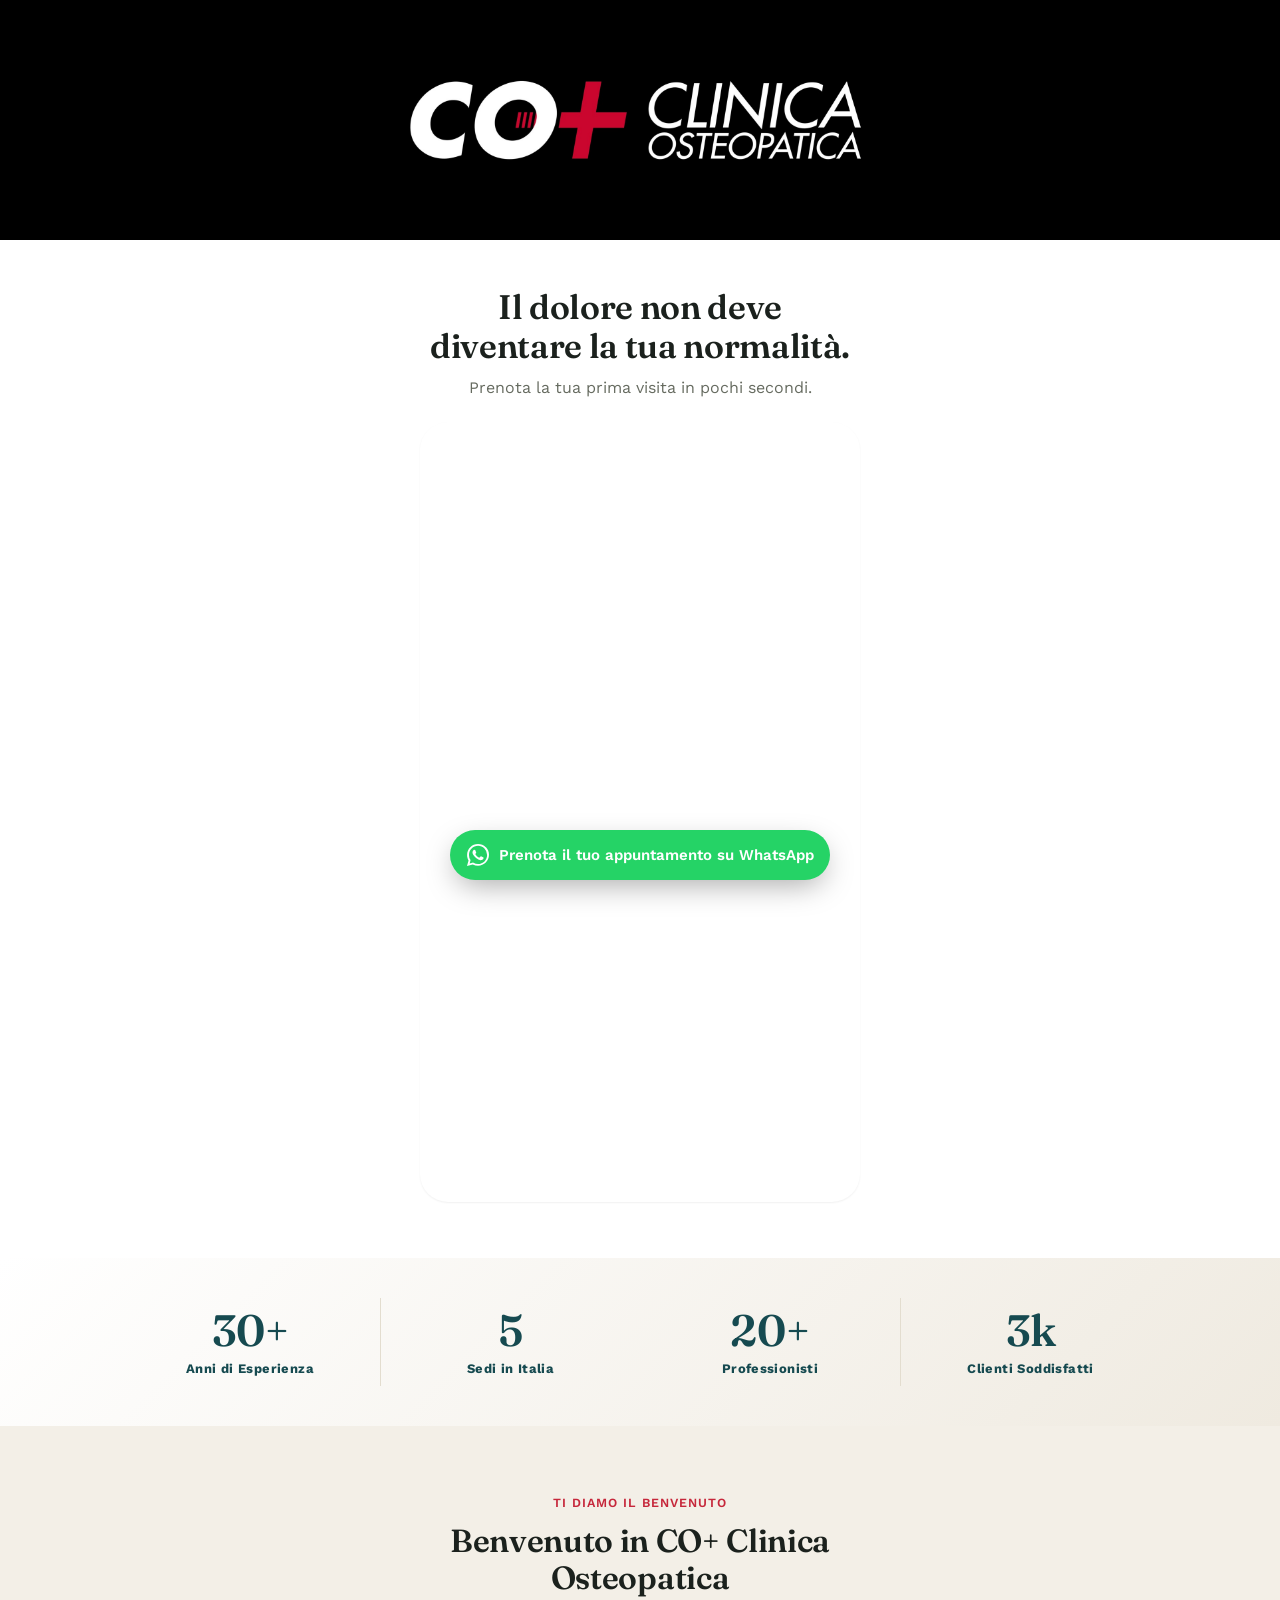
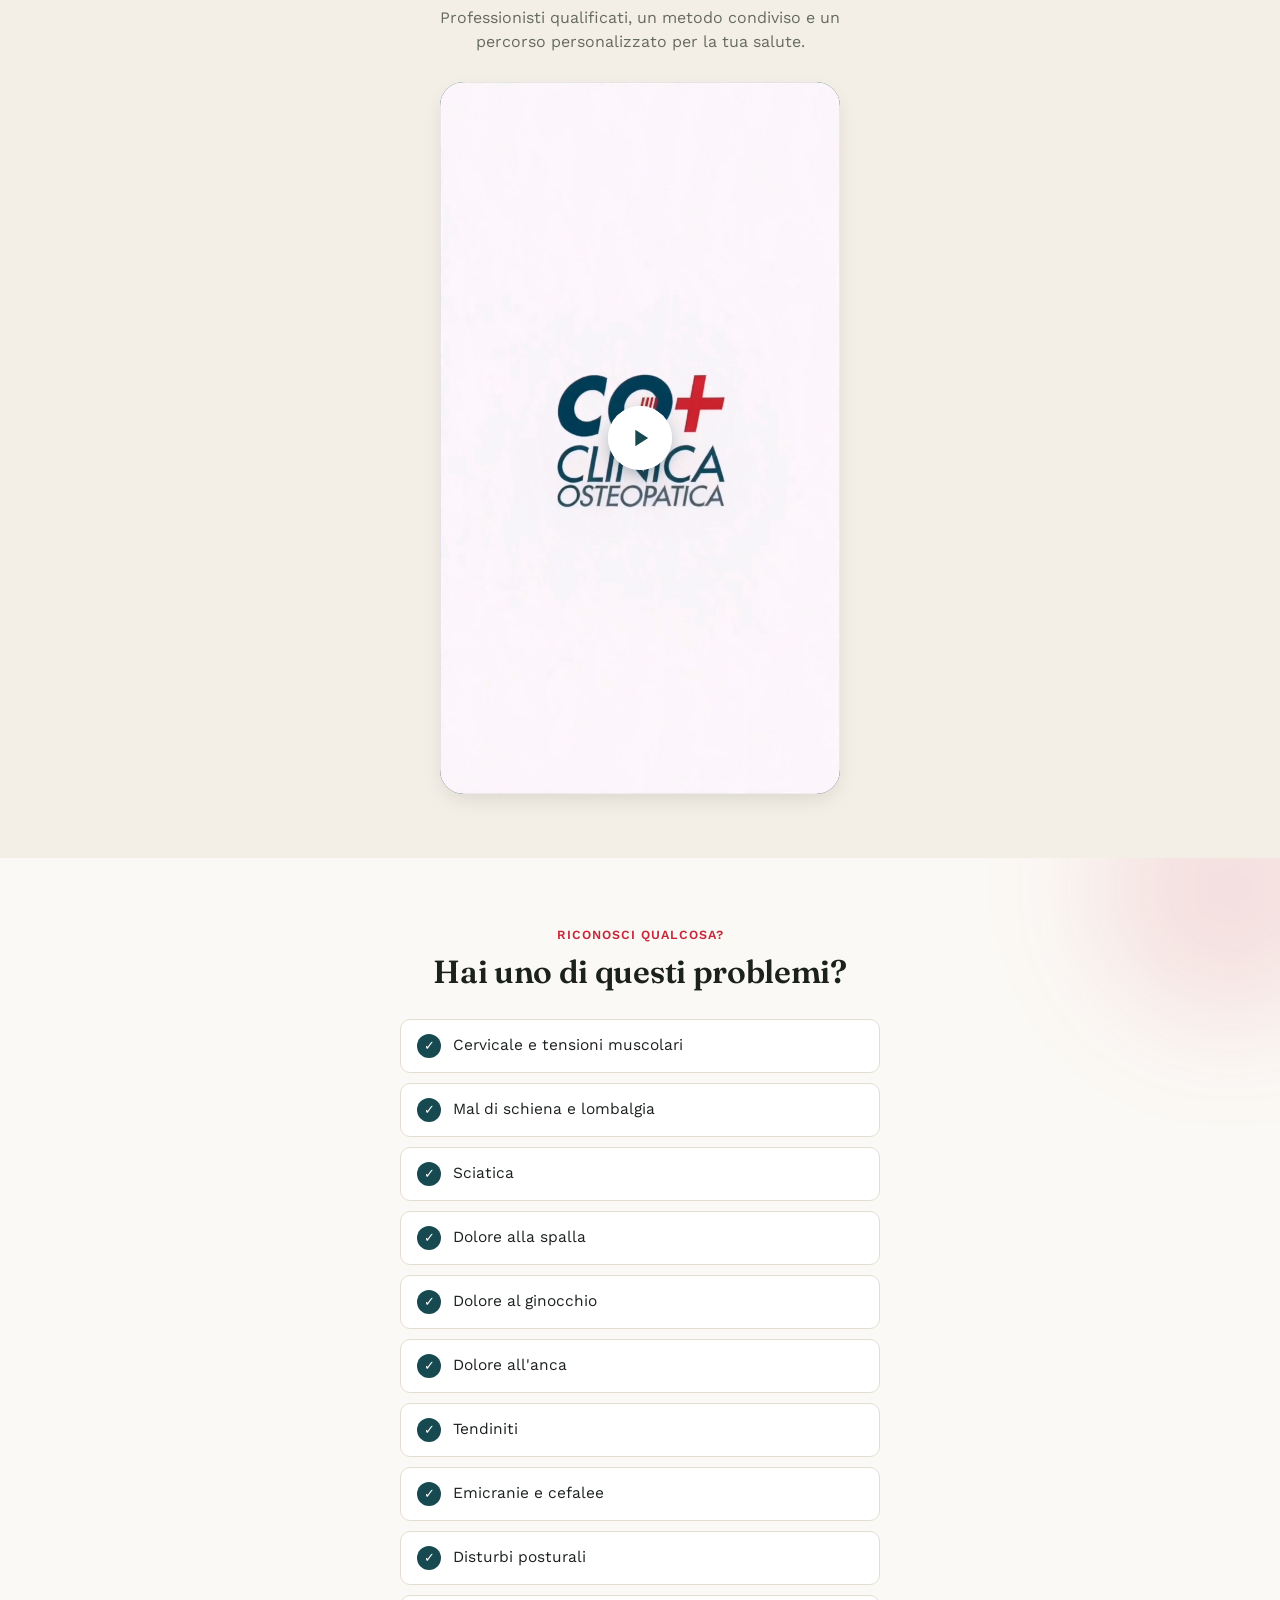
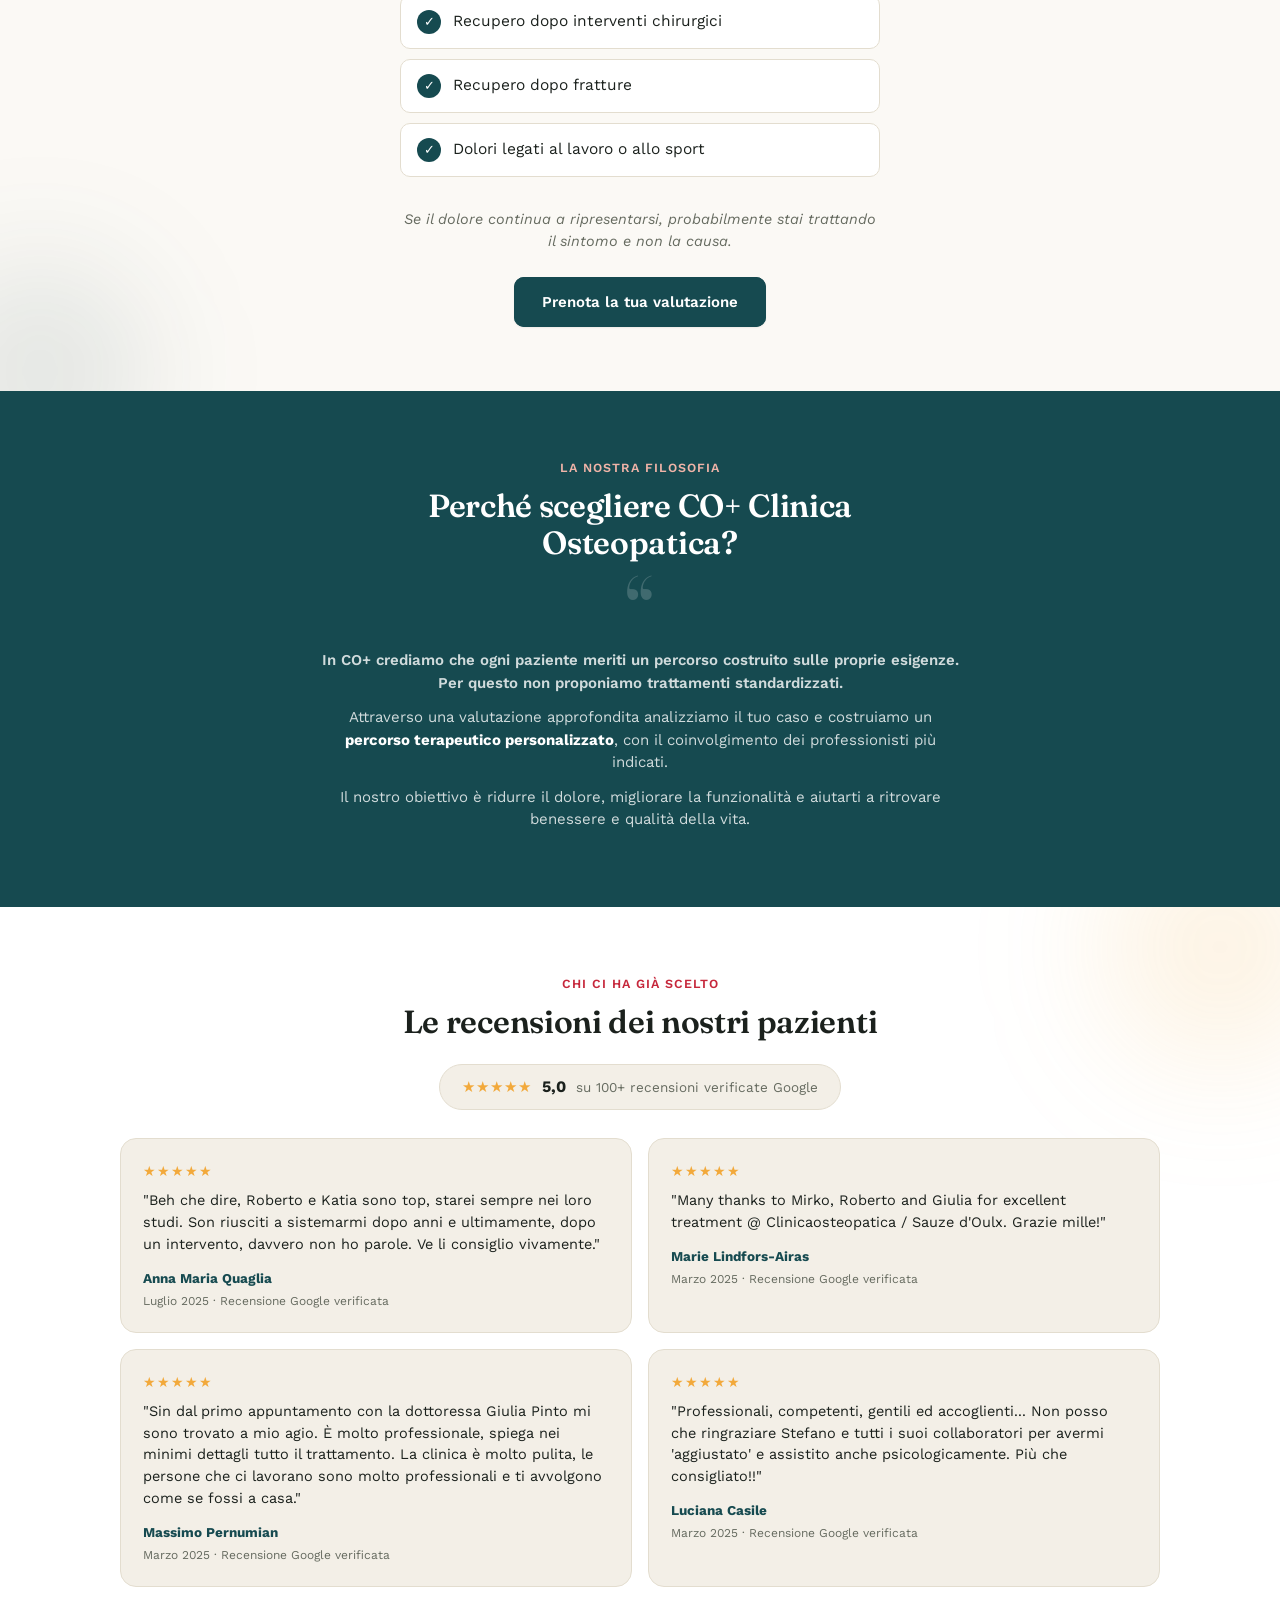
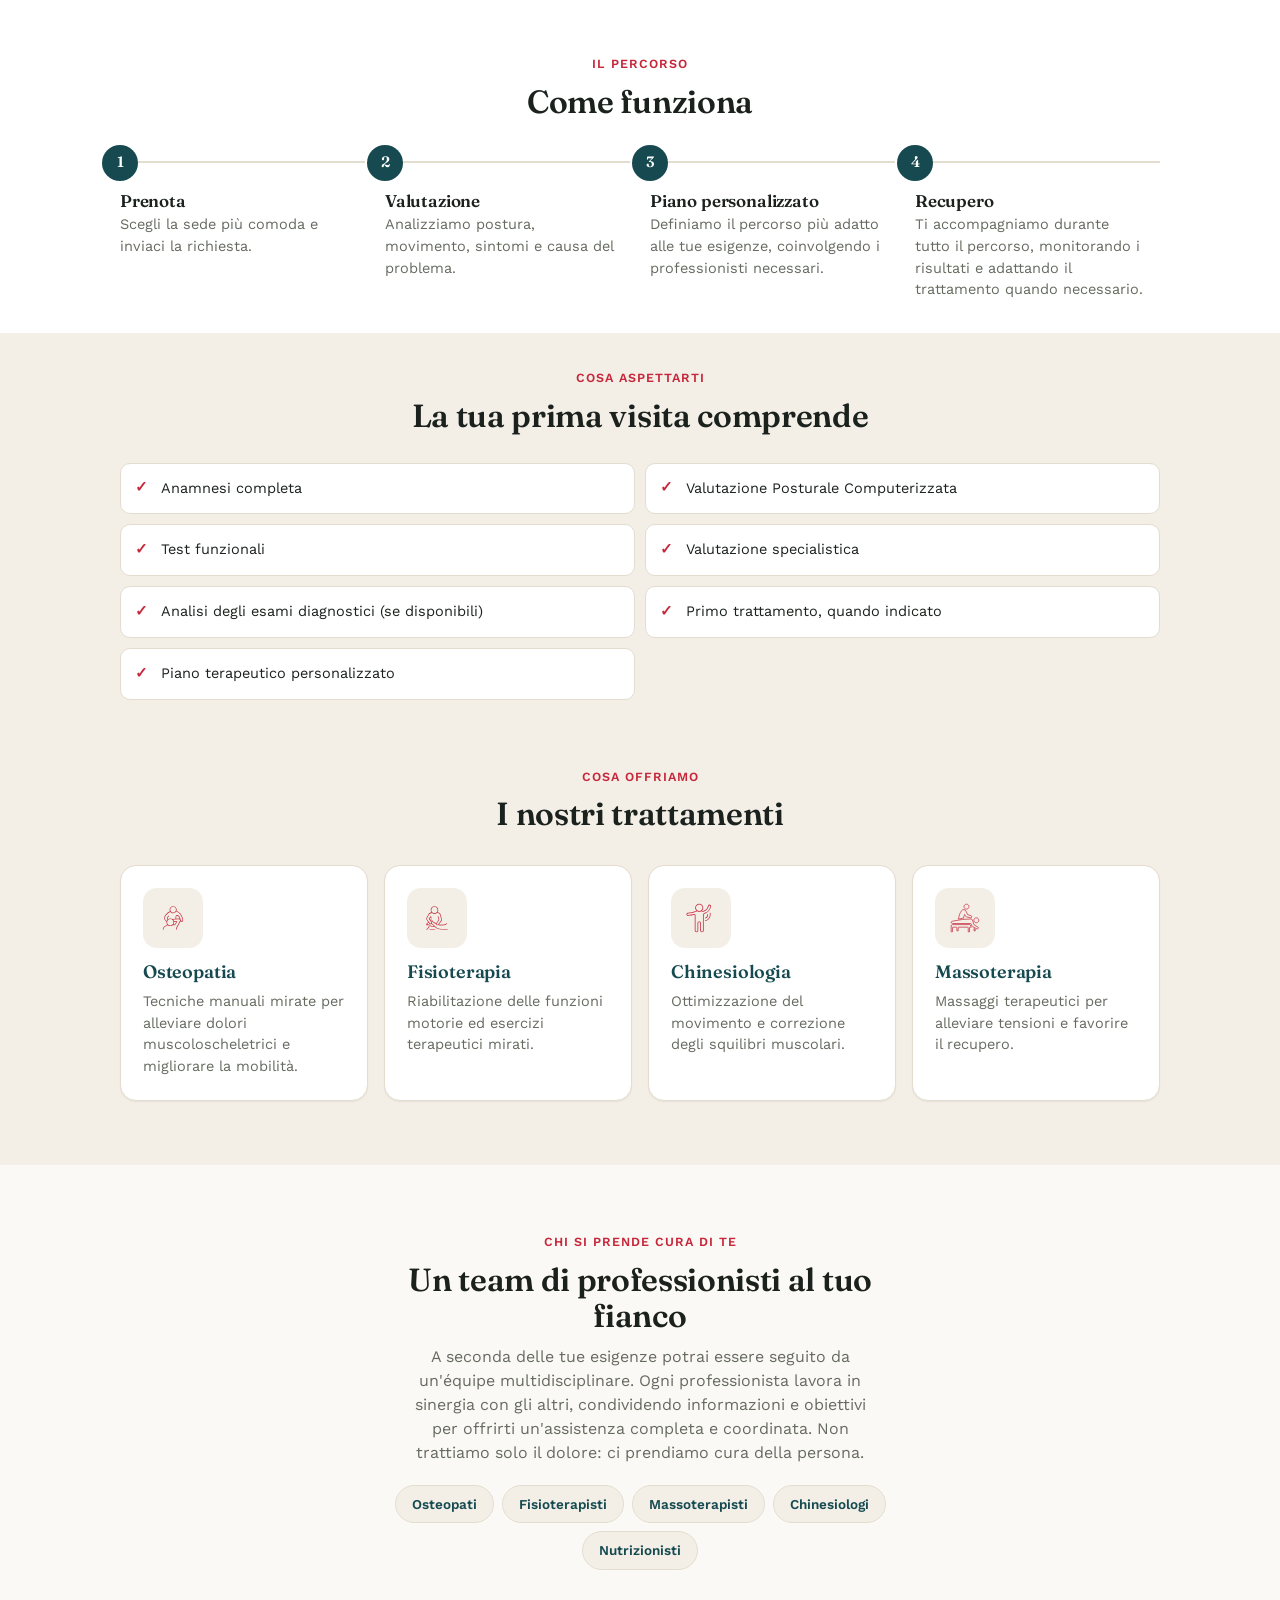
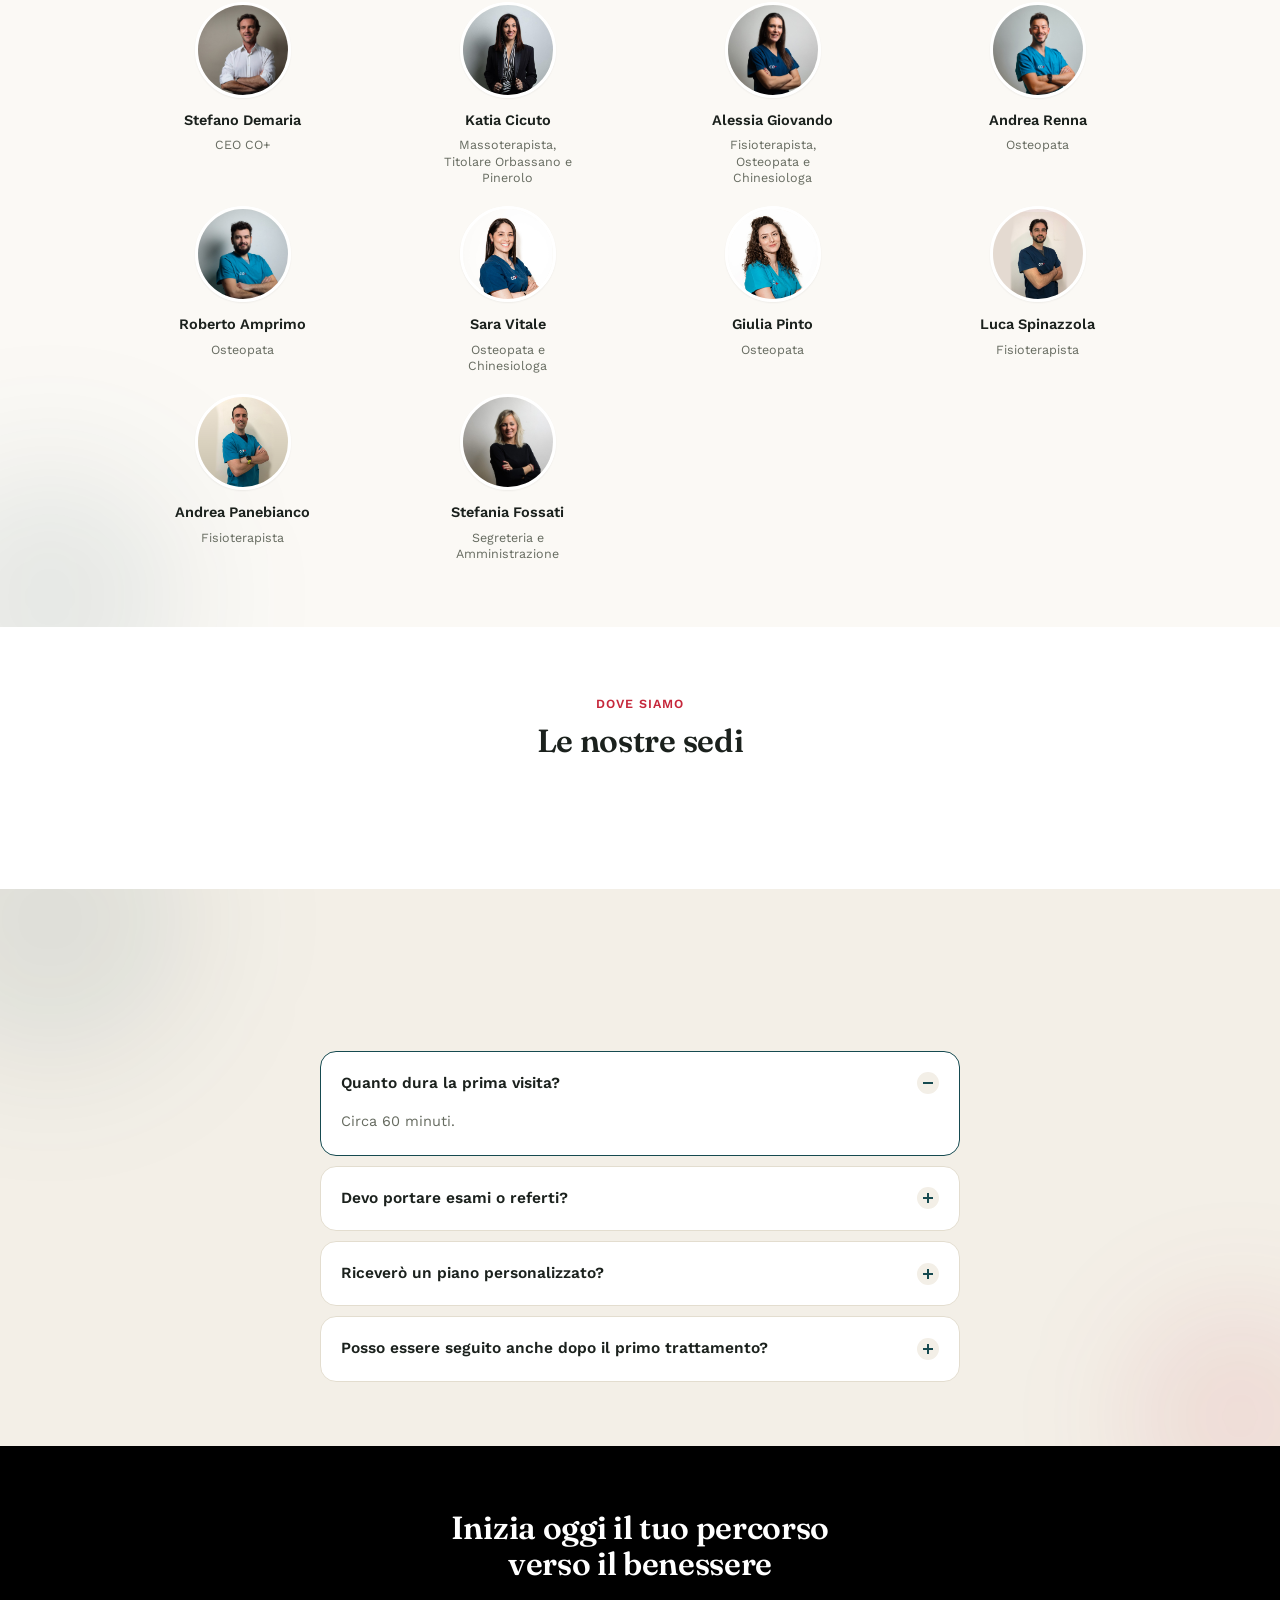
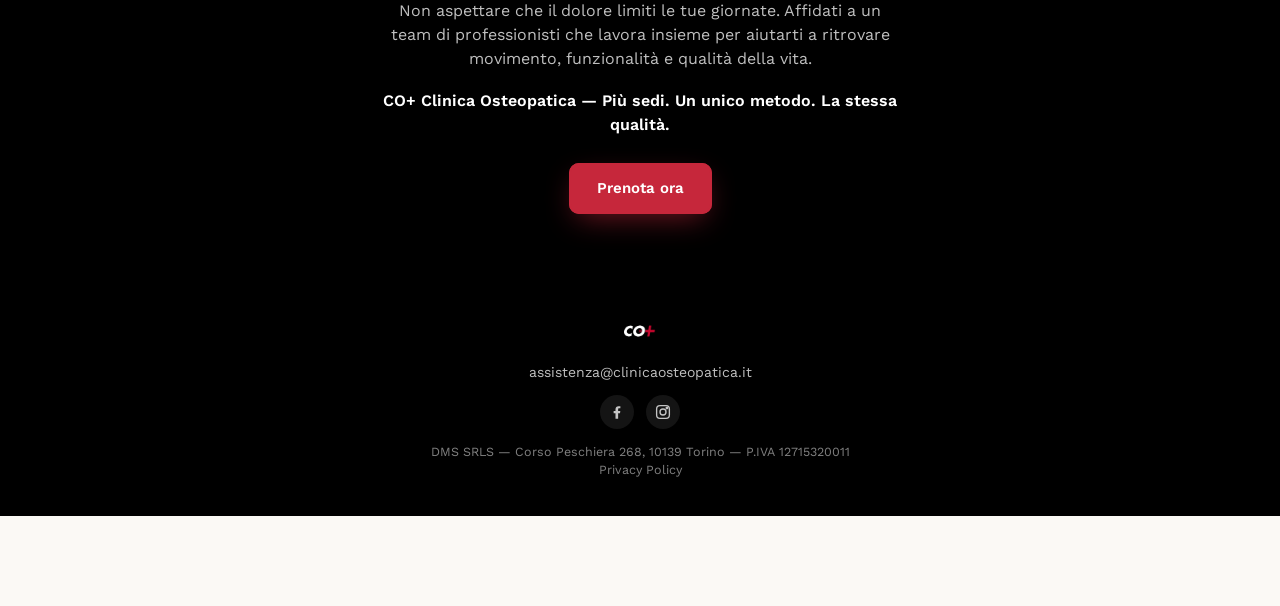
<file: index.html>
<!DOCTYPE html>
<html lang="it">
<head>
<meta charset="UTF-8">
<meta name="viewport" content="width=device-width, initial-scale=1.0">
<title>CO+ Clinica Osteopatica — Prenota la tua visita</title>
<link rel="preconnect" href="https://fonts.googleapis.com">
<link rel="preconnect" href="https://fonts.gstatic.com" crossorigin>
<link href="https://fonts.googleapis.com/css2?family=Fraunces:opsz,wght@9..144,400;9..144,500;9..144,600;9..144,700&family=Work+Sans:wght@400;500;600;700&display=swap" rel="stylesheet">
<link rel="stylesheet" href="styles.css">
</head>
<body>

<!-- ============ BARRA DI PROGRESSO SCROLL ============ -->
<div class="scroll-progress" id="scrollProgress"></div>

<!-- ============ HEADER ============ -->
<header class="site-header">
  <img src="assets/logo-header-horizontal.jpg" alt="CO+ Clinica Osteopatica" class="logo">
</header>

<!-- ============ HERO + FORM (above the fold) ============ -->
<section class="hero">
  <div class="wrap hero-inner">
    <h1>Il dolore non deve<br>diventare la tua normalità.</h1>
    <p class="hero-sub">Prenota la tua prima visita in pochi secondi.</p>

    <div class="form-card form-card--embed" id="prenota">
      <iframe
        src="https://go.automatoai.it/widget/form/eOlDmKfnY5RmF9lWI3iy"
        style="width:100%;height:100%;border:none;border-radius:8px"
        id="inline-eOlDmKfnY5RmF9lWI3iy"
        scrolling="no"
        data-layout="{'id':'INLINE'}"
        data-trigger-type="alwaysShow"
        data-trigger-value=""
        data-activation-type="alwaysActivated"
        data-activation-value=""
        data-deactivation-type="neverDeactivate"
        data-deactivation-value=""
        data-form-name="Form 0"
        data-height="800"
        data-layout-iframe-id="inline-eOlDmKfnY5RmF9lWI3iy"
        data-form-id="eOlDmKfnY5RmF9lWI3iy"
        data-cookie-consent="true"
        data-cookie-consent-provider="auto"
        title="Form 0"
      ></iframe>
    </div>
  </div>
</section>

<!-- ============ NUMERI CHIAVE ============ -->
<section class="stats">
  <div class="wrap stats-grid">
    <div class="stat-item">
      <span class="stat-number" data-target="30" data-suffix="+">0</span>
      <span class="stat-label">Anni di Esperienza</span>
    </div>
    <div class="stat-item">
      <span class="stat-number" data-target="5" data-suffix="">0</span>
      <span class="stat-label">Sedi in Italia</span>
    </div>
    <div class="stat-item">
      <span class="stat-number" data-target="20" data-suffix="+">0</span>
      <span class="stat-label">Professionisti</span>
    </div>
    <div class="stat-item">
      <span class="stat-number" data-target="3" data-suffix="k">0</span>
      <span class="stat-label">Clienti Soddisfatti</span>
    </div>
  </div>
</section>

<!-- ============ VIDEO BENVENUTO ============ -->
<section class="video-section">
  <div class="wrap">
    <span class="eyebrow">Ti diamo il benvenuto</span>
    <h2>Benvenuto in CO+ Clinica Osteopatica</h2>
    <p class="section-sub">Professionisti qualificati, un metodo condiviso e un percorso personalizzato per la tua salute.</p>

    <div class="video-placeholder">
      <button
        type="button"
        class="video-poster"
        id="videoPosterBtn"
        style="background-image:url('assets/video-cover.jpg')"
        aria-label="Riproduci il video di benvenuto"
      >
        <span class="play-button" aria-hidden="true">
          <svg viewBox="0 0 24 24" width="28" height="28" fill="none"><path d="M8 5v14l11-7z" fill="currentColor"/></svg>
        </span>
      </button>
      <iframe
        id="videoIframe"
        data-src="https://player.vimeo.com/video/1209059433?title=0&byline=0&portrait=0"
        allow="autoplay; fullscreen; picture-in-picture; clipboard-write"
        allowfullscreen
        title="Video di benvenuto CO+ Clinica Osteopatica"
        hidden
      ></iframe>
    </div>
  </div>
</section>

<!-- ============ CHECKLIST PROBLEMI ============ -->
<section class="problems">
  <div class="wrap">
    <span class="eyebrow">Riconosci qualcosa?</span>
    <h2>Hai uno di questi problemi?</h2>
    <ul class="problems-list">
      <li><span class="check">✓</span>Cervicale e tensioni muscolari</li>
      <li><span class="check">✓</span>Mal di schiena e lombalgia</li>
      <li><span class="check">✓</span>Sciatica</li>
      <li><span class="check">✓</span>Dolore alla spalla</li>
      <li><span class="check">✓</span>Dolore al ginocchio</li>
      <li><span class="check">✓</span>Dolore all'anca</li>
      <li><span class="check">✓</span>Tendiniti</li>
      <li><span class="check">✓</span>Emicranie e cefalee</li>
      <li><span class="check">✓</span>Disturbi posturali</li>
      <li><span class="check">✓</span>Recupero dopo interventi chirurgici</li>
      <li><span class="check">✓</span>Recupero dopo fratture</li>
      <li><span class="check">✓</span>Dolori legati al lavoro o allo sport</li>
    </ul>
    <p class="problems-closing">Se il dolore continua a ripresentarsi, probabilmente stai trattando il sintomo e non la causa.</p>
    <a href="#prenota" class="btn btn-primary">Prenota la tua valutazione</a>
  </div>
</section>

<!-- ============ PERCHÉ SCEGLIERE CO+ ============ -->
<section class="why">
  <div class="wrap why-inner">
    <span class="eyebrow">La nostra filosofia</span>
    <h2>Perché scegliere CO+ Clinica Osteopatica?</h2>
    <span class="why-quote-mark" aria-hidden="true">&ldquo;</span>
    <p class="why-lead">In CO+ crediamo che ogni paziente meriti un percorso costruito sulle proprie esigenze. Per questo non proponiamo trattamenti standardizzati.</p>
    <p>Attraverso una valutazione approfondita analizziamo il tuo caso e costruiamo un <strong>percorso terapeutico personalizzato</strong>, con il coinvolgimento dei professionisti più indicati.</p>
    <p>Il nostro obiettivo è ridurre il dolore, migliorare la funzionalità e aiutarti a ritrovare benessere e qualità della vita.</p>
  </div>
</section>

<!-- ============ RECENSIONI GOOGLE ============ -->
<section class="reviews">
  <div class="wrap">
    <span class="eyebrow">Chi ci ha già scelto</span>
    <h2>Le recensioni dei nostri pazienti</h2>
    <div class="reviews-badge">
      <span class="reviews-stars">★★★★★</span>
      <span class="reviews-score">5,0</span>
      <span class="reviews-count">su 100+ recensioni verificate Google</span>
    </div>
    <!-- 🔶 SOSTITUIRE: qui andrà il widget live Trustindex (script + div), queste 4 sono recensioni Google reali e verificate, inserite come soluzione temporanea -->
    <div class="reviews-grid">
      <div class="review-card">
        <span class="review-stars">★★★★★</span>
        <p class="review-text">"Beh che dire, Roberto e Katia sono top, starei sempre nei loro studi. Son riusciti a sistemarmi dopo anni e ultimamente, dopo un intervento, davvero non ho parole. Ve li consiglio vivamente."</p>
        <span class="review-author">Anna Maria Quaglia</span>
        <span class="review-date">Luglio 2025 · Recensione Google verificata</span>
      </div>
      <div class="review-card">
        <span class="review-stars">★★★★★</span>
        <p class="review-text">"Many thanks to Mirko, Roberto and Giulia for excellent treatment @ Clinicaosteopatica / Sauze d'Oulx. Grazie mille!"</p>
        <span class="review-author">Marie Lindfors-Airas</span>
        <span class="review-date">Marzo 2025 · Recensione Google verificata</span>
      </div>
      <div class="review-card">
        <span class="review-stars">★★★★★</span>
        <p class="review-text">"Sin dal primo appuntamento con la dottoressa Giulia Pinto mi sono trovato a mio agio. È molto professionale, spiega nei minimi dettagli tutto il trattamento. La clinica è molto pulita, le persone che ci lavorano sono molto professionali e ti avvolgono come se fossi a casa."</p>
        <span class="review-author">Massimo Pernumian</span>
        <span class="review-date">Marzo 2025 · Recensione Google verificata</span>
      </div>
      <div class="review-card">
        <span class="review-stars">★★★★★</span>
        <p class="review-text">"Professionali, competenti, gentili ed accoglienti... Non posso che ringraziare Stefano e tutti i suoi collaboratori per avermi 'aggiustato' e assistito anche psicologicamente. Più che consigliato!!"</p>
        <span class="review-author">Luciana Casile</span>
        <span class="review-date">Marzo 2025 · Recensione Google verificata</span>
      </div>
    </div>
  </div>
</section>

<!-- ============ COME FUNZIONA (4 STEP) ============ -->
<section class="process">
  <div class="wrap">
    <span class="eyebrow">Il percorso</span>
    <h2>Come funziona</h2>
    <div class="timeline">
      <div class="timeline-step">
        <span class="timeline-dot">1</span>
        <h3>Prenota</h3>
        <p>Scegli la sede più comoda e inviaci la richiesta.</p>
      </div>
      <div class="timeline-step">
        <span class="timeline-dot">2</span>
        <h3>Valutazione</h3>
        <p>Analizziamo postura, movimento, sintomi e causa del problema.</p>
      </div>
      <div class="timeline-step">
        <span class="timeline-dot">3</span>
        <h3>Piano personalizzato</h3>
        <p>Definiamo il percorso più adatto alle tue esigenze, coinvolgendo i professionisti necessari.</p>
      </div>
      <div class="timeline-step">
        <span class="timeline-dot">4</span>
        <h3>Recupero</h3>
        <p>Ti accompagniamo durante tutto il percorso, monitorando i risultati e adattando il trattamento quando necessario.</p>
      </div>
    </div>
  </div>
</section>

<!-- ============ LA PRIMA VISITA COMPRENDE ============ -->
<section class="first-visit">
  <div class="wrap">
    <span class="eyebrow">Cosa aspettarti</span>
    <h2>La tua prima visita comprende</h2>
    <div class="first-visit-grid">
      <div class="fv-item">Anamnesi completa</div>
      <div class="fv-item">Valutazione Posturale Computerizzata</div>
      <div class="fv-item">Test funzionali</div>
      <div class="fv-item">Valutazione specialistica</div>
      <div class="fv-item">Analisi degli esami diagnostici (se disponibili)</div>
      <div class="fv-item">Primo trattamento, quando indicato</div>
      <div class="fv-item">Piano terapeutico personalizzato</div>
    </div>
  </div>
</section>

<!-- ============ TRATTAMENTI ============ -->
<section class="treatments">
  <div class="wrap">
    <span class="eyebrow">Cosa offriamo</span>
    <h2>I nostri trattamenti</h2>
    <div class="treatments-grid">
      <div class="treatment-card">
        <span class="treatment-icon" aria-hidden="true"><svg viewBox="0 0 141.73 141.73" width="34" height="34"><path fill="currentColor" d="M113.26,78.76c-4.39-26.32-19.78-34.7-28.07-37.34,.62-1.63,.97-3.4,.97-5.25,0-8.16-6.63-14.79-14.79-14.79s-14.79,6.63-14.79,14.79c0,2.49,.62,4.83,1.71,6.89-3.44,1.42-11.68,5.65-19.17,15.76-5.22,7.04-6.36,13.27-3.39,18.51,1.59,2.81,6.37,7.91,7.89,9.5-.06,.57-.1,1.15-.1,1.74,0,3.81,1.34,7.32,3.56,10.08-1.34,.7-2.65,1.41-3.87,2.07-6.92,3.79-14.77,8.08-14.83,18.22,0,.76,.61,1.38,1.37,1.38h0c.76,0,1.37-.61,1.37-1.37,.05-7.93,5.34-11.42,13.4-15.83,1.43-.78,2.97-1.6,4.54-2.43,2.82,2.45,6.51,3.94,10.53,3.94,4.61,0,8.78-1.96,11.71-5.08,1.3,.52,2.53,.98,3.54,1.31,3.6,1.16,5.86-1.26,6.59-2.76l6.67-11.4c.25-.42,.25-.95,0-1.38-.24-.43-.7-.69-1.19-.69h-11.73c-.69-2.77-2.11-5.25-4.03-7.24l24.73-1.52c1.48,.01,2.84,.76,3.64,2.01,.8,1.25,.92,2.8,.32,4.16l-13.21,25.8c-.33,.56-3.51,6.13-3.59,11.07-.01,.76,.59,1.38,1.35,1.4,0,0,.01,0,.02,0,.75,0,1.36-.6,1.37-1.35,.07-4.36,3.19-9.7,3.23-9.75,.01-.02,.03-.05,.04-.07l12.92-25.24c1.18,1.47,2.99,2.4,4.97,2.4,.41,0,.82-.04,1.22-.12,3.42-.66,5.64-3.93,5.05-7.44ZM71.37,24.14c6.64,0,12.04,5.4,12.04,12.04s-5.4,12.04-12.04,12.04-12.04-5.4-12.04-12.04,5.4-12.04,12.04-12.04Zm13.17,63.28l-5.49,9.38s-.04,.08-.06,.11c-.1,.22-1.04,2.08-3.28,1.36-.76-.25-1.65-.58-2.62-.95,1.64-2.52,2.6-5.52,2.6-8.75,0-.39-.02-.78-.05-1.16h8.89Zm-24.93,14.5c-7.35,0-13.34-5.98-13.34-13.34s5.98-13.34,13.34-13.34,13.34,5.98,13.34,13.34-5.98,13.34-13.34,13.34Zm36.26-28.76s-.06,0-.08,0l-11.3,.7c-.81-6.72,.41-10.99,2.07-12.3,.72-.57,1.61-.63,2.71-.18,4.47,1.81,7.37,4.43,9.74,12.51-.96-.47-2.03-.73-3.14-.73Zm11.81,10.35c-.23,.04-.47,.07-.7,.07-1.73,0-3.23-1.24-3.56-2.94-2.63-13.55-5.82-18.85-13.13-21.8-2.57-1.04-4.38-.26-5.44,.57-2.8,2.2-3.94,7.62-3.12,14.62l-13.73,.84c-2.45-1.51-5.32-2.38-8.4-2.38-3.65,0-7.02,1.22-9.72,3.28-2.22-2.94-1.22-5.43-.35-6.73,1.97-2.92,4.21-5.52,4.24-5.54,.5-.57,.44-1.44-.14-1.94-.57-.5-1.44-.44-1.94,.14-.1,.11-2.37,2.74-4.44,5.81-.84,1.25-3.12,5.46,.58,10.12-1.57,1.69-2.78,3.71-3.51,5.94-1.97-2.13-5.08-5.61-6.2-7.59-2.39-4.21-1.31-9.43,3.21-15.52,7.47-10.07,15.83-13.99,18.51-15.05,2.71,3.38,6.87,5.55,11.53,5.55,5.32,0,9.99-2.83,12.6-7.05,7.51,2.27,22.35,9.92,26.58,35.3,.34,2.03-.92,3.92-2.86,4.29Z"/></svg></span>
        <h3>Osteopatia</h3>
        <p>Tecniche manuali mirate per alleviare dolori muscoloscheletrici e migliorare la mobilità.</p>
      </div>
      <div class="treatment-card">
        <span class="treatment-icon" aria-hidden="true"><svg viewBox="0 0 141.73 141.73" width="34" height="34"><path fill="currentColor" d="M114.51,117.41h-.01c-15.99,.15-29.85-1.27-41.2-4.22-1.64-.43-2.87-1-4.34-2.65-.01-.02-.03-.03-.05-.05-4.37-4.47-11.08-11.01-19.48-16.96,1.18-2.06,1.14-4.7-.34-6.75l-4.43-6.17c.85-.57,1.62-.97,1.99-1.04,.89,.16,1.9,1.86,2.79,3.35,.77,1.29,1.56,2.61,2.57,3.7,4.73,5.14,7.22,5.95,10.36,6.97,.89,.29,1.81,.59,2.88,1.02,.6,.24,1.22,.45,1.83,.65,.04,1.89,.94,3.75,2.59,4.94,1.1,.79,2.37,1.17,3.63,1.17,1.66,0,3.3-.66,4.5-1.91,.75,.55,1.47,1.19,2.14,1.96,.28,.32,.69,.48,1.11,.46l22.14-1.29c.12,0,.23-.03,.34-.06,.25-.08,6.2-2.01,9.6-5.31,.54-.53,.55-1.39,.03-1.94-.53-.54-1.39-.55-1.94-.03-2.65,2.58-7.44,4.3-8.37,4.62l-21.31,1.24c-.67-.7-1.37-1.3-2.08-1.83l10.88-15.15c1.4-1.95,1.62-3.9,.76-6.74-.83-2.75-3.99-13.82-5.63-20.28-1.6-6.28-8.14-7.58-12.64-8.08,2.07-2.67,3.31-6.03,3.31-9.67,0-8.72-7.09-15.81-15.81-15.81s-15.81,7.09-15.81,15.81c0,3.72,1.29,7.13,3.44,9.83-3.68,.76-10.05,2.74-12.5,7.61l-8.86,15.98c-1.15,2.09-1,4.69,.39,6.63l7.77,10.82c-.59,.55-1.11,.92-1.47,1.05-4.09,1.54-5.83,4.7-6.51,6.45-.53,1.37-.95,3.36-.39,4.45,.37,.72,1.32,1.97,2.55,2.08,.66,.06,1.27-.22,1.68-.76,.12-.16,.23-.31,.34-.46,.85-1.16,1.28-1.74,3.28-2.31,3.72-1.06,6.01-1.86,7.68-2.44,.35,.12,.71,.22,1.08,.28,.34,.06,.68,.08,1.02,.08,1.25,0,2.47-.38,3.52-1.1,4.29,3.01,8.14,6.19,11.46,9.18-2.7,.62-4.85,.91-10.43-.7-1.15-.32-2.39-.98-3.58-1.61-2.24-1.19-4.55-2.42-6.62-1.46-.8,.37-1.1,1.22-1.69,2.92-1.19,3.41-3.41,9.75-9.91,13.72-.65,.39-.85,1.24-.46,1.88,.26,.42,.71,.66,1.17,.66,.24,0,.49-.06,.71-.2,7.34-4.48,9.86-11.69,11.07-15.15,.18-.52,.38-1.09,.52-1.41,.9-.13,2.5,.71,3.92,1.47,1.32,.7,2.69,1.43,4.12,1.82,6.71,1.94,9.26,1.34,12.48,.58,.37-.09,.74-.17,1.13-.26,2.09,1.97,3.93,3.81,5.47,5.38,2.02,2.27,3.92,3,5.68,3.46,11.02,2.87,24.34,4.32,39.6,4.32,.77,0,1.54,0,2.31-.01,.76,0,1.36-.63,1.36-1.38,0-.75-.62-1.36-1.37-1.36ZM60.35,24.31c7.21,0,13.07,5.86,13.07,13.07s-5.86,13.07-13.07,13.07-13.07-5.86-13.07-13.07,5.86-13.07,13.07-13.07Zm-31.33,47.82l8.87-16s.02-.03,.03-.05c2.06-4.13,8.51-5.98,12.4-6.49,2.73,2.25,6.23,3.6,10.03,3.6s7.33-1.36,10.06-3.62c.17,.02,.35,.03,.54,.05,3.95,.36,10.55,.97,11.88,6.19,1.69,6.61,4.8,17.55,5.67,20.4,.68,2.25,.38,3.3-.37,4.34l-11.95,16.64c-1.13,1.57-3.32,1.93-4.89,.8-1.57-1.13-1.93-3.32-.8-4.89l9.82-13.68c.24-.33,.32-.76,.21-1.15l-3.71-13.84c-.2-.73-.95-1.17-1.68-.97-.73,.2-1.16,.95-.97,1.68l3.54,13.21-9.44,13.15c-.25,.34-.45,.7-.62,1.07-.46-.15-.91-.32-1.36-.49-1.15-.46-2.16-.79-3.05-1.08-2.98-.97-4.95-1.61-9.2-6.23-.82-.87-1.53-2.07-2.22-3.23-1.3-2.18-2.64-4.43-4.9-4.68-.9-.1-2.38,.56-3.83,1.54l-3.2-4.45,4.8-6.1c.16,1.1,.3,2.56,.29,4.42,0,.76,.61,1.37,1.36,1.37h0c.75,0,1.37-.61,1.37-1.36,.02-5.38-1.06-7.93-1.1-8.04-.19-.44-.6-.75-1.08-.81-.48-.06-.95,.13-1.25,.51l-7.19,9.13c-.38,.48-.39,1.15-.04,1.65l9.82,13.68c1.13,1.57,.77,3.76-.8,4.89-.76,.55-1.69,.76-2.61,.61-.92-.15-1.73-.65-2.28-1.41l-11.95-16.64c-.78-1.09-.86-2.54-.22-3.71Zm4.5,24c-2.69,.77-3.65,1.87-4.53,3.05-.03-.05-.06-.09-.09-.14-.13-.94,.81-5.44,5.38-7.17,.64-.24,1.37-.72,2.12-1.38l2.57,3.58c.07,.1,.15,.19,.23,.29-1.42,.48-3.24,1.06-5.68,1.76Z"/><path fill="currentColor" d="M61.87,117.41h-20.78c-.76,0-1.37,.61-1.37,1.37s.61,1.37,1.37,1.37h20.78c.76,0,1.37-.61,1.37-1.37s-.61-1.37-1.37-1.37Z"/></svg></span>
        <h3>Fisioterapia</h3>
        <p>Riabilitazione delle funzioni motorie ed esercizi terapeutici mirati.</p>
      </div>
      <div class="treatment-card">
        <span class="treatment-icon" aria-hidden="true"><svg viewBox="0 0 141.73 141.73" width="34" height="34"><path fill="currentColor" d="M112,18.23c-.91-1.49-2.34-2.53-4.04-2.94-1.69-.41-3.44-.13-4.93,.78-1.49,.91-2.53,2.34-2.94,4.04-3.83,15.9-14.55,20.41-20.6,21.68-.04,0-.08,.02-.11,.03-2.22,.64-3.43,0-4.57-.83,3.43-3.09,5.59-7.57,5.59-12.54,0-9.31-7.57-16.88-16.88-16.88s-16.88,7.57-16.88,16.88c0,4.9,2.1,9.31,5.44,12.4-3.85,1.32-7.47,2.58-8.48,2.97-4.56,1.74-14.15,4.67-27.12,4.67-3.6,0-6.52,2.93-6.52,6.52s2.93,6.52,6.52,6.52c11.8,0,21.23-2.13,27.06-3.92,.08-.03,.51-.14,.77,.03,.11,.08,.49,.44,.58,1.75v63.49c0,4.02,3.27,7.29,7.29,7.29s7.29-3.27,7.29-7.28c0-.97,.16-23.85,0-29.81-.05-1.88,.3-3.22,1.05-3.99,.63-.64,1.58-.94,3.01-.94s2.39,.3,3.01,.94c.75,.77,1.1,2.11,1.05,3.99-.16,5.97,0,28.84,0,29.8,0,4.02,3.27,7.29,7.29,7.29s7.29-3.27,7.29-7.29V59.41c.33-3.87,1.85-5.31,2.7-5.55,2.37-.68,4.67-1.57,6.83-2.65,7.43-3.71,17.11-11.59,21.08-28.05,.41-1.69,.13-3.44-.78-4.93Zm-62.21,10.21c0-7.57,6.16-13.73,13.73-13.73s13.73,6.16,13.73,13.73-6.16,13.73-13.73,13.73-13.73-6.16-13.73-13.73Zm59.93-6.02c-3.68,15.28-12.6,22.55-19.43,25.97-1.99,.99-4.1,1.81-6.29,2.44-1.03,.29-4.44,1.77-4.98,8.38,0,.04,0,.09,0,.13v63.54c0,2.28-1.86,4.14-4.14,4.14s-4.14-1.86-4.14-4.15c0-.24-.16-23.8,0-29.71,.07-2.76-.58-4.87-1.95-6.27-1.85-1.9-4.42-1.9-5.27-1.9s-3.42,0-5.27,1.9c-1.36,1.4-2.02,3.51-1.95,6.27,.16,5.91,0,29.47,0,29.72,0,2.28-1.86,4.14-4.14,4.14s-4.14-1.86-4.14-4.14V59.34s0-.07,0-.1c-.13-1.98-.78-3.39-1.93-4.19-.97-.67-2.24-.84-3.48-.46-5.62,1.72-14.72,3.78-26.14,3.78-1.86,0-3.37-1.51-3.37-3.37s1.51-3.37,3.37-3.37c13.48,0,23.49-3.06,28.25-4.88,1.15-.44,5.93-2.09,10.45-3.64,2.46,1.41,5.31,2.22,8.35,2.22s6.11-.87,8.64-2.39c.1,.07,.19,.14,.29,.22,1.49,1.13,3.75,2.83,7.75,1.7,6.78-1.44,18.73-6.49,22.96-24.01,.21-.88,.75-1.62,1.52-2.09,.77-.47,1.67-.61,2.55-.4h0c.88,.21,1.62,.75,2.09,1.52,.47,.77,.61,1.67,.4,2.55Z"/><path fill="currentColor" d="M89.38,72.66c.17,0,.35-.03,.52-.09,.11-.04,10.52-3.81,10.4-15.43,0-.86-.71-1.56-1.57-1.56h-.02c-.87,0-1.57,.72-1.56,1.59,.09,9.32-7.94,12.3-8.29,12.43-.82,.29-1.25,1.18-.96,2,.23,.65,.84,1.06,1.49,1.06Z"/><path fill="currentColor" d="M108.76,48.82c-.86,.13-1.45,.93-1.33,1.79,3.59,24.26-17.53,29.9-18.44,30.13-.84,.21-1.35,1.07-1.14,1.91,.18,.72,.82,1.19,1.53,1.19,.13,0,.25-.02,.38-.05,.25-.06,6.3-1.61,11.9-6.53,5.21-4.56,10.97-12.97,8.88-27.12-.13-.86-.93-1.45-1.79-1.33Z"/></svg></span>
        <h3>Chinesiologia</h3>
        <p>Ottimizzazione del movimento e correzione degli squilibri muscolari.</p>
      </div>
      <div class="treatment-card">
        <span class="treatment-icon" aria-hidden="true"><svg viewBox="0 0 141.73 141.73" width="34" height="34"><path fill="none" fill-rule="evenodd" stroke="currentColor" stroke-miterlimit="10" stroke-width="3" d="M95.49,93.81H18.07c-5.03,0-7.15-8.25-.77-9.37l43.67-7.65c.28-.05,.56-.07,.83-.07l34.83-1.79c2.69-.14,4.18,1.87,4.99,4.15l7.15,20.15,15.94,9.71c1.81,1.1,2.46,3.33,1.52,5.24-.99,2-3.41,2.82-5.41,1.84l-18.58-9.16c-.83-.41-1.52-1.1-1.92-2.01l-4.82-11.04Zm32.96-13.86c-.21-5.71-5.01-10.18-10.72-9.97-5.71,.21-10.18,5.01-9.97,10.72,.21,5.71,5.01,10.18,10.72,9.97,5.71-.21,10.18-5.01,9.97-10.72Zm-91.31,30.99v13.5h5.4v-13.5c0-.99,.81-1.8,1.8-1.8h38.27c.99,0,1.8,.81,1.8,1.8v17.56h5.4v-17.56c0-.99,.81-1.8,1.8-1.8h6.06c-.73-.74-1.33-1.62-1.76-2.59l-3.12-7.13c-.29-.67-.92-1.08-1.65-1.08H18.68c-2.97,0-5.4,2.43-5.4,5.4v24.76h5.4v-17.56c0-.99,.81-1.8,1.8-1.8h14.86c.99,0,1.8,.81,1.8,1.8M76.99,33.95c5.72,0,10.35-4.64,10.35-10.35s-4.64-10.35-10.35-10.35-10.36,4.64-10.36,10.35,4.64,10.35,10.36,10.35Zm-20.17,6.28c5.54-7.08,14.59-5.51,18.53,2.79l6.56,13.79,14.27,4.65c2.2,.72,3.5,3.13,2.97,5.33-.58,2.41-3.01,3.89-5.42,3.31l-17.12-4.16c-1.28-.24-2.44-1.03-3.12-2.26l-4.12-7.47c-.86,1.77-1.62,3.64-2.29,5.59-1.1,3.21-1.96,6.64-2.63,10.26l-3.03,.16c-.49,0-.98,.05-1.47,.13l-16.51,2.89c.87-6.11,2.16-11.93,4.02-17.36,2.23-6.5,5.27-12.45,9.34-17.66Zm51.45,74.68v9.53h5.4v-6.86l-5.4-2.66Z"/></svg></span>
        <h3>Massoterapia</h3>
        <p>Massaggi terapeutici per alleviare tensioni e favorire il recupero.</p>
      </div>
    </div>
  </div>
</section>

<!-- ============ TEAM ============ -->
<section class="team">
  <div class="wrap">
    <span class="eyebrow">Chi si prende cura di te</span>
    <h2>Un team di professionisti al tuo fianco</h2>
    <p class="section-sub">A seconda delle tue esigenze potrai essere seguito da un'équipe multidisciplinare. Ogni professionista lavora in sinergia con gli altri, condividendo informazioni e obiettivi per offrirti un'assistenza completa e coordinata. Non trattiamo solo il dolore: ci prendiamo cura della persona.</p>
    <div class="role-pills">
      <span class="role-pill">Osteopati</span>
      <span class="role-pill">Fisioterapisti</span>
      <span class="role-pill">Massoterapisti</span>
      <span class="role-pill">Chinesiologi</span>
      <span class="role-pill">Nutrizionisti</span>
    </div>
    <div class="team-grid">
      <div class="team-card"><img class="team-photo" src="assets/team/demaria.jpg" alt="Dott. Stefano Demaria" loading="lazy"><span class="team-name">Stefano Demaria</span><span class="team-role">CEO CO+</span></div>
      <div class="team-card"><img class="team-photo" src="assets/team/cicuto.jpg" alt="Dott.ssa Katia Cicuto" loading="lazy"><span class="team-name">Katia Cicuto</span><span class="team-role">Massoterapista, Titolare Orbassano e Pinerolo</span></div>
      <div class="team-card"><img class="team-photo" src="assets/team/giovando.jpg" alt="Dott.ssa Alessia Giovando" loading="lazy"><span class="team-name">Alessia Giovando</span><span class="team-role">Fisioterapista, Osteopata e Chinesiologa</span></div>
      <div class="team-card"><img class="team-photo" src="assets/team/renna.jpg" alt="Dott. Andrea Renna" loading="lazy"><span class="team-name">Andrea Renna</span><span class="team-role">Osteopata</span></div>
      <div class="team-card"><img class="team-photo" src="assets/team/amprimo.jpg" alt="Dott. Roberto Amprimo" loading="lazy"><span class="team-name">Roberto Amprimo</span><span class="team-role">Osteopata</span></div>
      <div class="team-card"><img class="team-photo" src="assets/team/vitale.jpg" alt="Dott.ssa Sara Vitale" loading="lazy"><span class="team-name">Sara Vitale</span><span class="team-role">Osteopata e Chinesiologa</span></div>
      <div class="team-card"><img class="team-photo" src="assets/team/pinto.jpg" alt="Dott.ssa Giulia Pinto" loading="lazy"><span class="team-name">Giulia Pinto</span><span class="team-role">Osteopata</span></div>
      <div class="team-card"><img class="team-photo" src="assets/team/spinazzola.jpg" alt="Dott. Luca Spinazzola" loading="lazy"><span class="team-name">Luca Spinazzola</span><span class="team-role">Fisioterapista</span></div>
      <div class="team-card"><img class="team-photo" src="assets/team/panebianco.jpg" alt="Dott. Andrea Panebianco" loading="lazy"><span class="team-name">Andrea Panebianco</span><span class="team-role">Fisioterapista</span></div>
      <div class="team-card"><img class="team-photo" src="assets/team/fossati.jpg" alt="Stefania Fossati" loading="lazy"><span class="team-name">Stefania Fossati</span><span class="team-role">Segreteria e Amministrazione</span></div>
    </div>
  </div>
</section>

<!-- ============ SEDI ============ -->
<section class="locations">
  <div class="wrap">
    <span class="eyebrow">Dove siamo</span>
    <h2>Le nostre sedi</h2>
    <!-- 🔶 SOSTITUIRE: indirizzi completi per sede -->
    <div class="locations-grid">
      <div class="location-chip">Torino</div>
      <div class="location-chip">Orbassano</div>
      <div class="location-chip">Sauze d'Oulx</div>
      <div class="location-chip">Moncalieri</div>
      <div class="location-chip">Pinerolo</div>
    </div>
  </div>
</section>

<!-- ============ FAQ ============ -->
<section class="faq">
  <div class="wrap">
    <span class="eyebrow">Hai dubbi?</span>
    <h2>Domande frequenti</h2>
    <div class="faq-list">
      <details class="faq-item" open>
        <summary>Quanto dura la prima visita?<span class="faq-icon"></span></summary>
        <p>Circa 60 minuti.</p>
      </details>
      <details class="faq-item">
        <summary>Devo portare esami o referti?<span class="faq-icon"></span></summary>
        <p>Se li possiedi, saranno utili per completare la valutazione.</p>
      </details>
      <details class="faq-item">
        <summary>Riceverò un piano personalizzato?<span class="faq-icon"></span></summary>
        <p>Sì. Ogni paziente riceve un percorso costruito sulle proprie esigenze e, quando necessario, viene seguito da un team multidisciplinare.</p>
      </details>
      <details class="faq-item">
        <summary>Posso essere seguito anche dopo il primo trattamento?<span class="faq-icon"></span></summary>
        <p>Sì. Il nostro obiettivo è accompagnarti durante tutto il percorso di recupero, monitorando i progressi e adattando il programma in base ai risultati.</p>
      </details>
    </div>
  </div>
</section>

<!-- ============ CTA FINALE ============ -->
<section class="final-cta">
  <div class="wrap">
    <h2>Inizia oggi il tuo percorso verso il benessere</h2>
    <p>Non aspettare che il dolore limiti le tue giornate. Affidati a un team di professionisti che lavora insieme per aiutarti a ritrovare movimento, funzionalità e qualità della vita.</p>
    <p class="final-cta-tagline">CO+ Clinica Osteopatica — Più sedi. Un unico metodo. La stessa qualità.</p>
    <a href="#prenota" class="btn btn-accent">Prenota ora</a>
  </div>
</section>

<!-- ============ FOOTER ============ -->
<footer class="site-footer">
  <div class="wrap footer-inner">
    <img src="assets/logo-footer.jpg" alt="CO+" class="footer-logo">
    <p class="footer-contact">assistenza@clinicaosteopatica.it</p>
    <div class="footer-social">
      <a href="https://www.facebook.com/clinicaosteopaticaco" target="_blank" rel="noopener" aria-label="Facebook">
        <svg viewBox="0 0 24 24" width="18" height="18" fill="currentColor" aria-hidden="true"><path d="M13.5 21v-7.5h2.5l.4-3H13.5V8.5c0-.9.25-1.5 1.55-1.5H16.5V4.35C16.2 4.3 15.2 4.2 14 4.2c-2.4 0-4 1.45-4 4.1V10.5H7.5v3H10V21h3.5Z"/></svg>
      </a>
      <a href="https://www.instagram.com/co_clinicaosteopatica/" target="_blank" rel="noopener" aria-label="Instagram">
        <svg viewBox="0 0 24 24" width="18" height="18" fill="none" stroke="currentColor" stroke-width="1.8"><rect x="3.5" y="3.5" width="17" height="17" rx="4.5"/><circle cx="12" cy="12" r="4"/><circle cx="17.2" cy="6.8" r="1"/></svg>
      </a>
    </div>
    <p class="footer-legal">DMS SRLS — Corso Peschiera 268, 10139 Torino — P.IVA 12715320011</p>
    <p class="footer-legal"><a href="privacy.html">Privacy Policy</a></p>
  </div>
</footer>

<!-- ============ BARRA WHATSAPP FISSA ============ -->
<a href="https://wa.me/393296730316?text=Ciao!%20Vorrei%20prenotare%20un%20appuntamento" class="whatsapp-bar" target="_blank" rel="noopener">
  <svg viewBox="0 0 24 24" width="22" height="22" fill="currentColor" aria-hidden="true"><path d="M17.472 14.382c-.297-.149-1.758-.867-2.03-.967-.273-.099-.471-.148-.67.15-.197.297-.767.966-.94 1.164-.173.199-.347.223-.644.075-.297-.15-1.255-.463-2.39-1.475-.883-.788-1.48-1.761-1.653-2.059-.173-.297-.018-.458.13-.606.134-.133.298-.347.446-.52.149-.174.198-.298.298-.497.099-.198.05-.371-.025-.52-.075-.149-.669-1.612-.916-2.207-.242-.579-.487-.5-.669-.51-.173-.008-.371-.01-.57-.01-.198 0-.52.074-.792.372-.272.297-1.04 1.016-1.04 2.479 0 1.462 1.065 2.875 1.213 3.074.149.198 2.096 3.2 5.077 4.487.709.306 1.262.489 1.694.625.712.227 1.36.195 1.871.118.571-.085 1.758-.719 2.006-1.413.248-.694.248-1.289.173-1.413-.074-.124-.272-.198-.57-.347m-5.421 7.403h-.004a9.87 9.87 0 01-5.031-1.378l-.361-.214-3.741.982.998-3.648-.235-.374a9.86 9.86 0 01-1.51-5.26c.001-5.45 4.436-9.884 9.888-9.884 2.64 0 5.122 1.03 6.988 2.898a9.825 9.825 0 012.893 6.994c-.003 5.45-4.437 9.884-9.885 9.884M20.52 3.449C18.24 1.245 15.24 0 12.045 0 5.463 0 .102 5.36.099 11.943c0 2.105.549 4.16 1.595 5.976L0 24l6.335-1.652a11.882 11.882 0 005.71 1.442h.005c6.585 0 11.946-5.363 11.949-11.945 0-3.191-1.24-6.19-3.495-8.445"/></svg>
  <span>Prenota il tuo appuntamento su WhatsApp</span>
</a>

<script src="https://go.automatoai.it/js/form_embed.js"></script>
<script>
  // GHL ripristina scrolling="yes" e overflow:auto sull'iframe dopo averlo
  // ridimensionato al contenuto reale: lo forziamo indietro ogni volta che
  // lo script GHL lo tocca, cosi' non compare mai lo scrollbar nativo.
  (function () {
    var iframe = document.getElementById('inline-eOlDmKfnY5RmF9lWI3iy');
    if (!iframe) return;
    var forceNoScroll = function () {
      if (iframe.getAttribute('scrolling') !== 'no') iframe.setAttribute('scrolling', 'no');
      if (iframe.style.overflow !== 'hidden') iframe.style.overflow = 'hidden';
    };
    forceNoScroll();
    new MutationObserver(forceNoScroll).observe(iframe, {
      attributes: true,
      attributeFilter: ['scrolling', 'style'],
    });
  })();
</script>
<script src="script.js"></script>
</body>
</html>
</file>
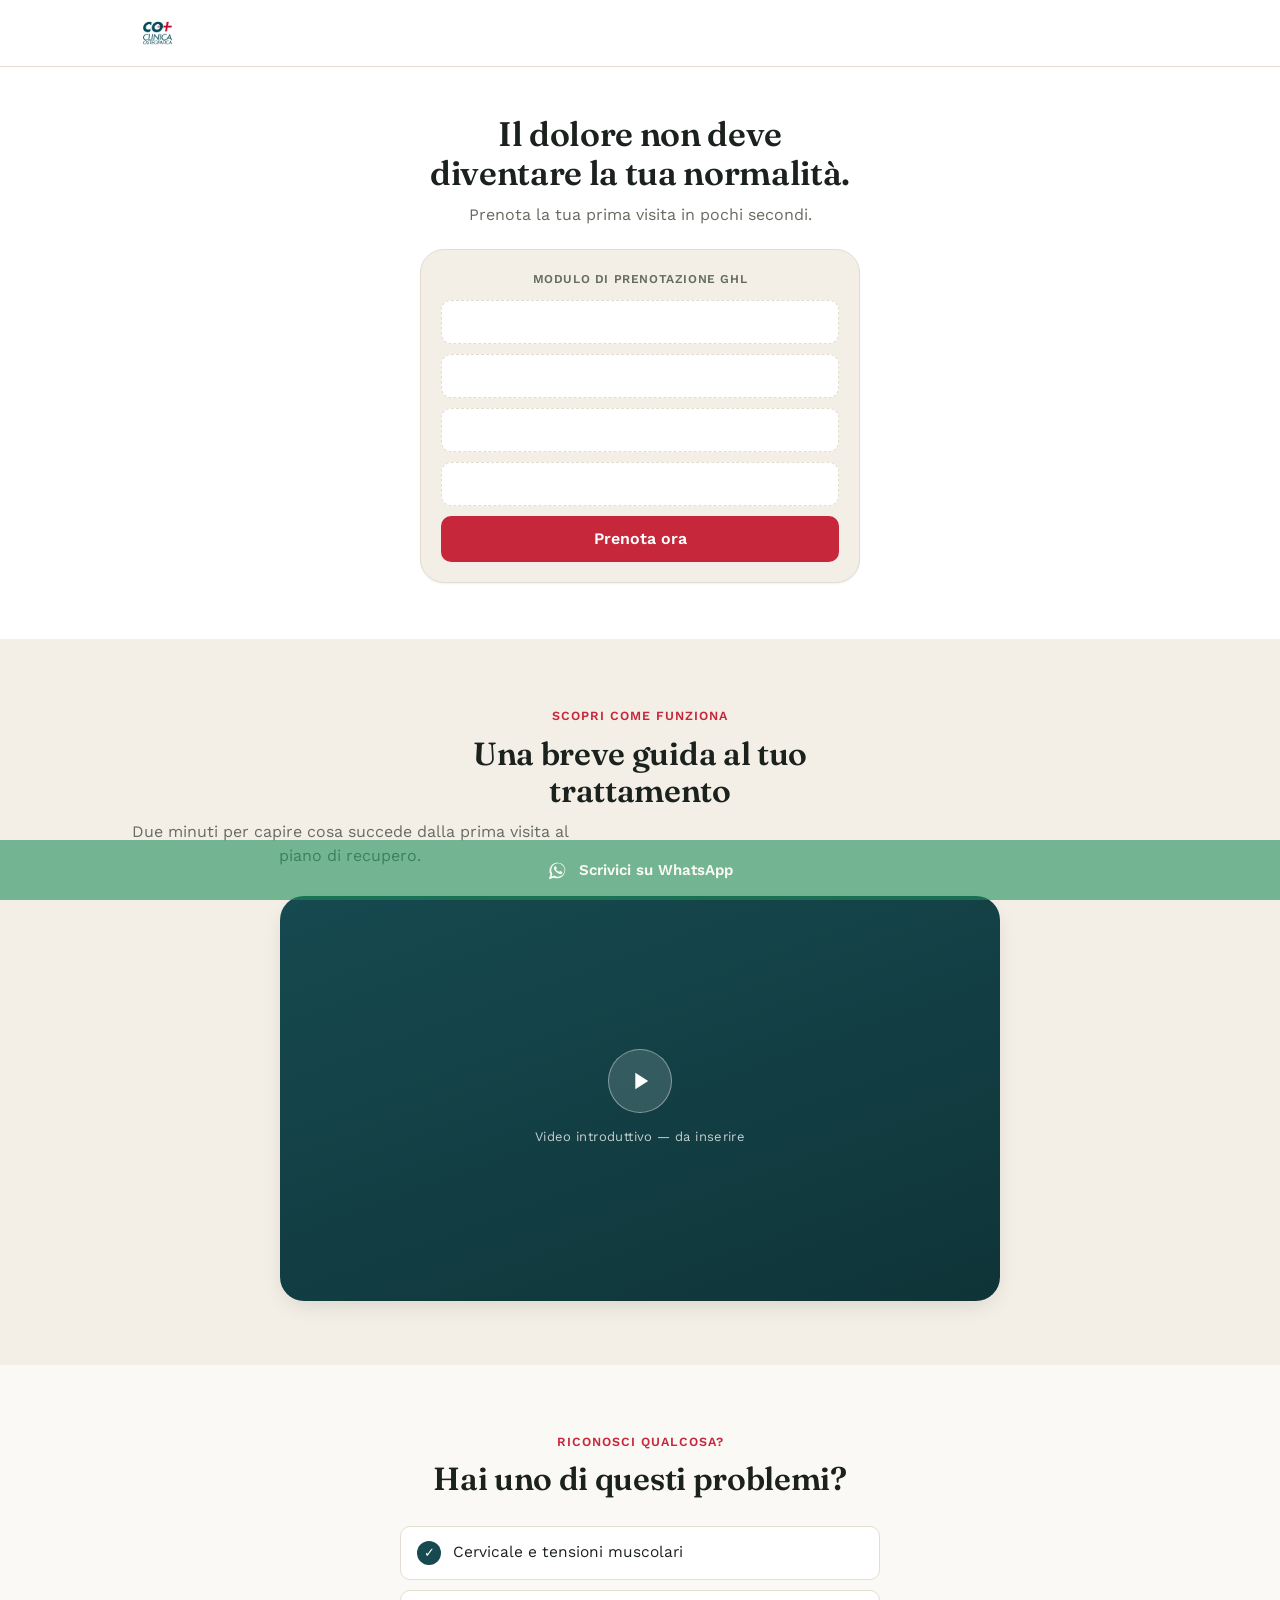
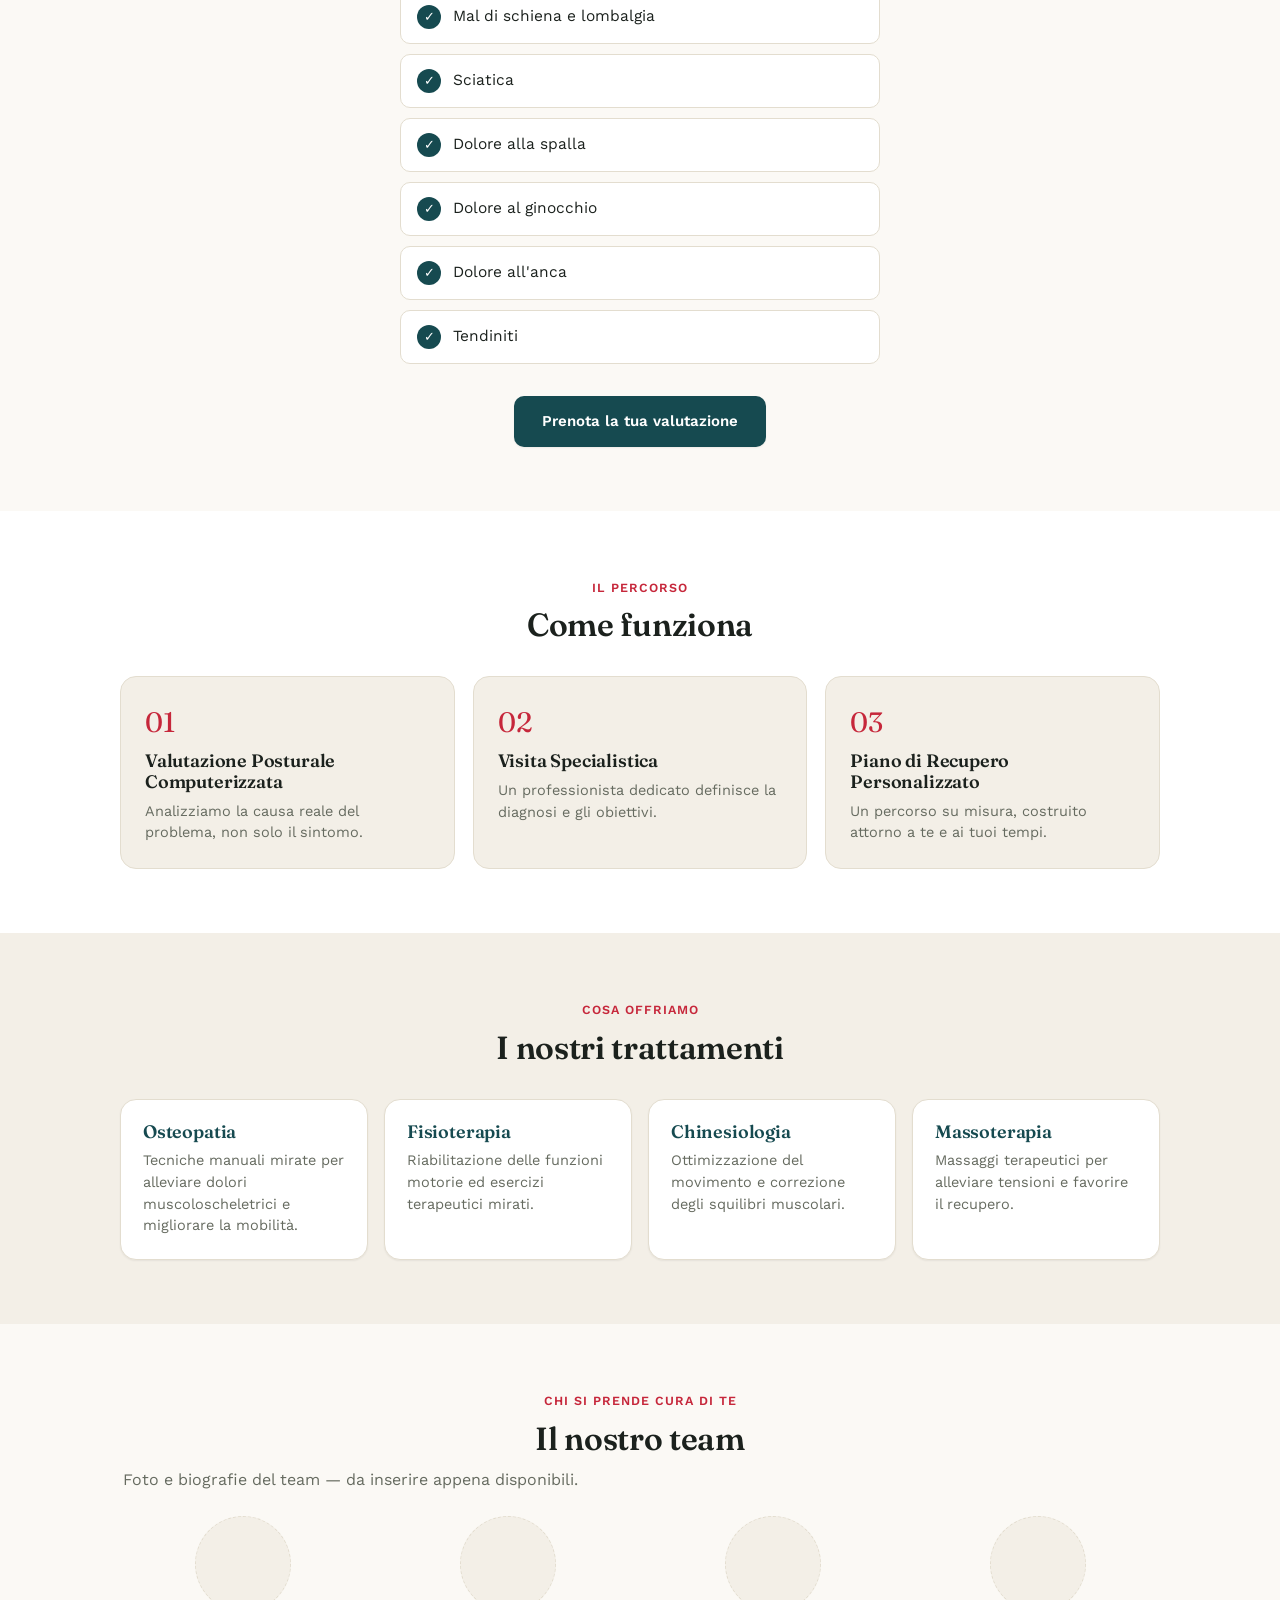
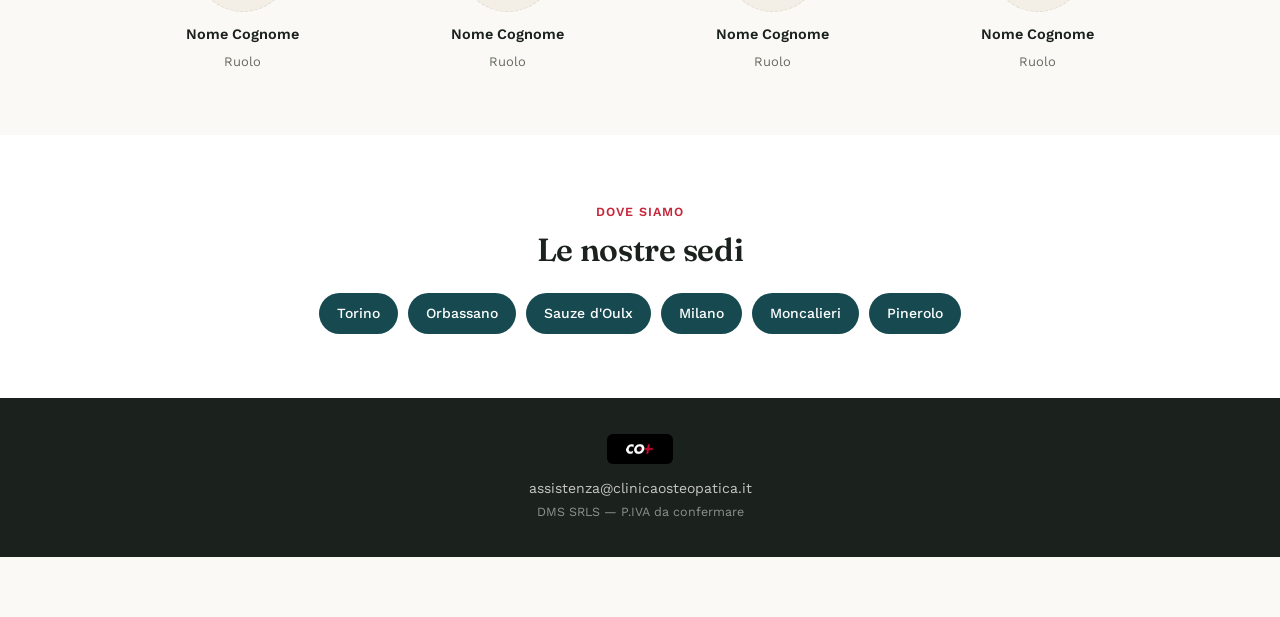
<file: Landing Page CO+/index.html>
<!DOCTYPE html>
<html lang="it">
<head>
<meta charset="UTF-8">
<meta name="viewport" content="width=device-width, initial-scale=1.0">
<title>CO+ Clinica Osteopatica — Prenota la tua visita</title>
<link rel="preconnect" href="https://fonts.googleapis.com">
<link rel="preconnect" href="https://fonts.gstatic.com" crossorigin>
<link href="https://fonts.googleapis.com/css2?family=Fraunces:opsz,wght@9..144,400;9..144,500;9..144,600;9..144,700&family=Work+Sans:wght@400;500;600;700&display=swap" rel="stylesheet">
<link rel="stylesheet" href="styles.css">
</head>
<body>

<!-- ============ HEADER ============ -->
<header class="site-header">
  <div class="wrap header-inner">
    <img src="assets/logo-header.jpg" alt="CO+ Clinica Osteopatica" class="logo">
  </div>
</header>

<!-- ============ HERO + FORM (above the fold) ============ -->
<section class="hero">
  <div class="wrap hero-inner">
    <h1>Il dolore non deve<br>diventare la tua normalità.</h1>
    <p class="hero-sub">Prenota la tua prima visita in pochi secondi.</p>

    <div class="form-card" id="prenota">
      <!-- 🔶 SOSTITUIRE: incollare qui lo snippet di embed del modulo GHL -->
      <div class="form-placeholder">
        <span class="form-placeholder-label">Modulo di prenotazione GHL</span>
        <div class="fake-field"></div>
        <div class="fake-field"></div>
        <div class="fake-field"></div>
        <div class="fake-field fake-field--select"></div>
        <div class="fake-button">Prenota ora</div>
      </div>
    </div>
  </div>
</section>

<!-- ============ VIDEO GUIDA ============ -->
<section class="video-section">
  <div class="wrap">
    <span class="eyebrow">Scopri come funziona</span>
    <h2>Una breve guida al tuo trattamento</h2>
    <p class="section-sub">Due minuti per capire cosa succede dalla prima visita al piano di recupero.</p>

    <!-- 🔶 SOSTITUIRE: incorporare qui il video definitivo (embed o file) -->
    <div class="video-placeholder">
      <div class="play-button" aria-hidden="true">
        <svg viewBox="0 0 24 24" width="28" height="28" fill="none"><path d="M8 5v14l11-7z" fill="currentColor"/></svg>
      </div>
      <span class="video-placeholder-label">Video introduttivo — da inserire</span>
    </div>
  </div>
</section>

<!-- ============ CHECKLIST PROBLEMI ============ -->
<section class="problems">
  <div class="wrap">
    <span class="eyebrow">Riconosci qualcosa?</span>
    <h2>Hai uno di questi problemi?</h2>
    <ul class="problems-list">
      <li><span class="check">✓</span>Cervicale e tensioni muscolari</li>
      <li><span class="check">✓</span>Mal di schiena e lombalgia</li>
      <li><span class="check">✓</span>Sciatica</li>
      <li><span class="check">✓</span>Dolore alla spalla</li>
      <li><span class="check">✓</span>Dolore al ginocchio</li>
      <li><span class="check">✓</span>Dolore all'anca</li>
      <li><span class="check">✓</span>Tendiniti</li>
    </ul>
    <a href="#prenota" class="btn btn-primary">Prenota la tua valutazione</a>
  </div>
</section>

<!-- ============ COME FUNZIONA (3 STEP) ============ -->
<section class="process">
  <div class="wrap">
    <span class="eyebrow">Il percorso</span>
    <h2>Come funziona</h2>
    <div class="process-grid">
      <div class="process-card">
        <span class="process-number">01</span>
        <h3>Valutazione Posturale Computerizzata</h3>
        <p>Analizziamo la causa reale del problema, non solo il sintomo.</p>
      </div>
      <div class="process-card">
        <span class="process-number">02</span>
        <h3>Visita Specialistica</h3>
        <p>Un professionista dedicato definisce la diagnosi e gli obiettivi.</p>
      </div>
      <div class="process-card">
        <span class="process-number">03</span>
        <h3>Piano di Recupero Personalizzato</h3>
        <p>Un percorso su misura, costruito attorno a te e ai tuoi tempi.</p>
      </div>
    </div>
  </div>
</section>

<!-- ============ TRATTAMENTI ============ -->
<section class="treatments">
  <div class="wrap">
    <span class="eyebrow">Cosa offriamo</span>
    <h2>I nostri trattamenti</h2>
    <div class="treatments-grid">
      <div class="treatment-card">
        <h3>Osteopatia</h3>
        <p>Tecniche manuali mirate per alleviare dolori muscoloscheletrici e migliorare la mobilità.</p>
      </div>
      <div class="treatment-card">
        <h3>Fisioterapia</h3>
        <p>Riabilitazione delle funzioni motorie ed esercizi terapeutici mirati.</p>
      </div>
      <div class="treatment-card">
        <h3>Chinesiologia</h3>
        <p>Ottimizzazione del movimento e correzione degli squilibri muscolari.</p>
      </div>
      <div class="treatment-card">
        <h3>Massoterapia</h3>
        <p>Massaggi terapeutici per alleviare tensioni e favorire il recupero.</p>
      </div>
    </div>
  </div>
</section>

<!-- ============ TEAM ============ -->
<section class="team">
  <div class="wrap">
    <span class="eyebrow">Chi si prende cura di te</span>
    <h2>Il nostro team</h2>
    <!-- 🔶 SOSTITUIRE: foto e nomi reali del team -->
    <p class="section-sub">Foto e biografie del team — da inserire appena disponibili.</p>
    <div class="team-grid">
      <div class="team-card"><div class="team-photo-placeholder"></div><span class="team-name">Nome Cognome</span><span class="team-role">Ruolo</span></div>
      <div class="team-card"><div class="team-photo-placeholder"></div><span class="team-name">Nome Cognome</span><span class="team-role">Ruolo</span></div>
      <div class="team-card"><div class="team-photo-placeholder"></div><span class="team-name">Nome Cognome</span><span class="team-role">Ruolo</span></div>
      <div class="team-card"><div class="team-photo-placeholder"></div><span class="team-name">Nome Cognome</span><span class="team-role">Ruolo</span></div>
    </div>
  </div>
</section>

<!-- ============ SEDI ============ -->
<section class="locations">
  <div class="wrap">
    <span class="eyebrow">Dove siamo</span>
    <h2>Le nostre sedi</h2>
    <!-- 🔶 SOSTITUIRE: indirizzi completi per sede -->
    <div class="locations-grid">
      <div class="location-chip">Torino</div>
      <div class="location-chip">Orbassano</div>
      <div class="location-chip">Sauze d'Oulx</div>
      <div class="location-chip">Milano</div>
      <div class="location-chip">Moncalieri</div>
      <div class="location-chip">Pinerolo</div>
    </div>
  </div>
</section>

<!-- ============ FOOTER ============ -->
<footer class="site-footer">
  <div class="wrap footer-inner">
    <img src="assets/logo-footer.jpg" alt="CO+" class="footer-logo">
    <!-- 🔶 SOSTITUIRE: contatti, social, P.IVA reali -->
    <p class="footer-contact">assistenza@clinicaosteopatica.it</p>
    <p class="footer-legal">DMS SRLS — P.IVA da confermare</p>
  </div>
</footer>

<!-- ============ BARRA WHATSAPP FISSA ============ -->
<a href="#" class="whatsapp-bar" aria-disabled="true">
  <!-- 🔶 SOSTITUIRE href: numero WhatsApp definitivo (persona o bot) -->
  <svg viewBox="0 0 24 24" width="22" height="22" fill="currentColor" aria-hidden="true"><path d="M17.6 6.3A8.9 8.9 0 0 0 3.7 17L2 22l5.2-1.6A8.9 8.9 0 0 0 12 21a8.9 8.9 0 0 0 5.6-14.7ZM12 19.3a7.3 7.3 0 0 1-3.7-1l-.3-.2-3.1 1 1-3-.2-.3a7.3 7.3 0 1 1 6.3 3.5Zm4-5.5c-.2-.1-1.3-.6-1.5-.7s-.4-.1-.5.1-.5.7-.6.8-.2.1-.4 0a6 6 0 0 1-1.8-1.1 6.6 6.6 0 0 1-1.2-1.5c-.1-.2 0-.3.1-.4l.3-.4.2-.3v-.3c0-.1-.5-1.3-.7-1.7s-.4-.4-.5-.4h-.4a.9.9 0 0 0-.6.3 2.6 2.6 0 0 0-.8 1.9 4.5 4.5 0 0 0 1 2.4 10.2 10.2 0 0 0 3.9 3.4c.5.2 1 .4 1.3.5a3.1 3.1 0 0 0 1.4.1 2.3 2.3 0 0 0 1.5-1.1 1.9 1.9 0 0 0 .1-1.1c-.1-.1-.2-.2-.4-.3Z"/></svg>
  <span>Scrivici su WhatsApp</span>
</a>

<script src="script.js"></script>
</body>
</html>
</file>
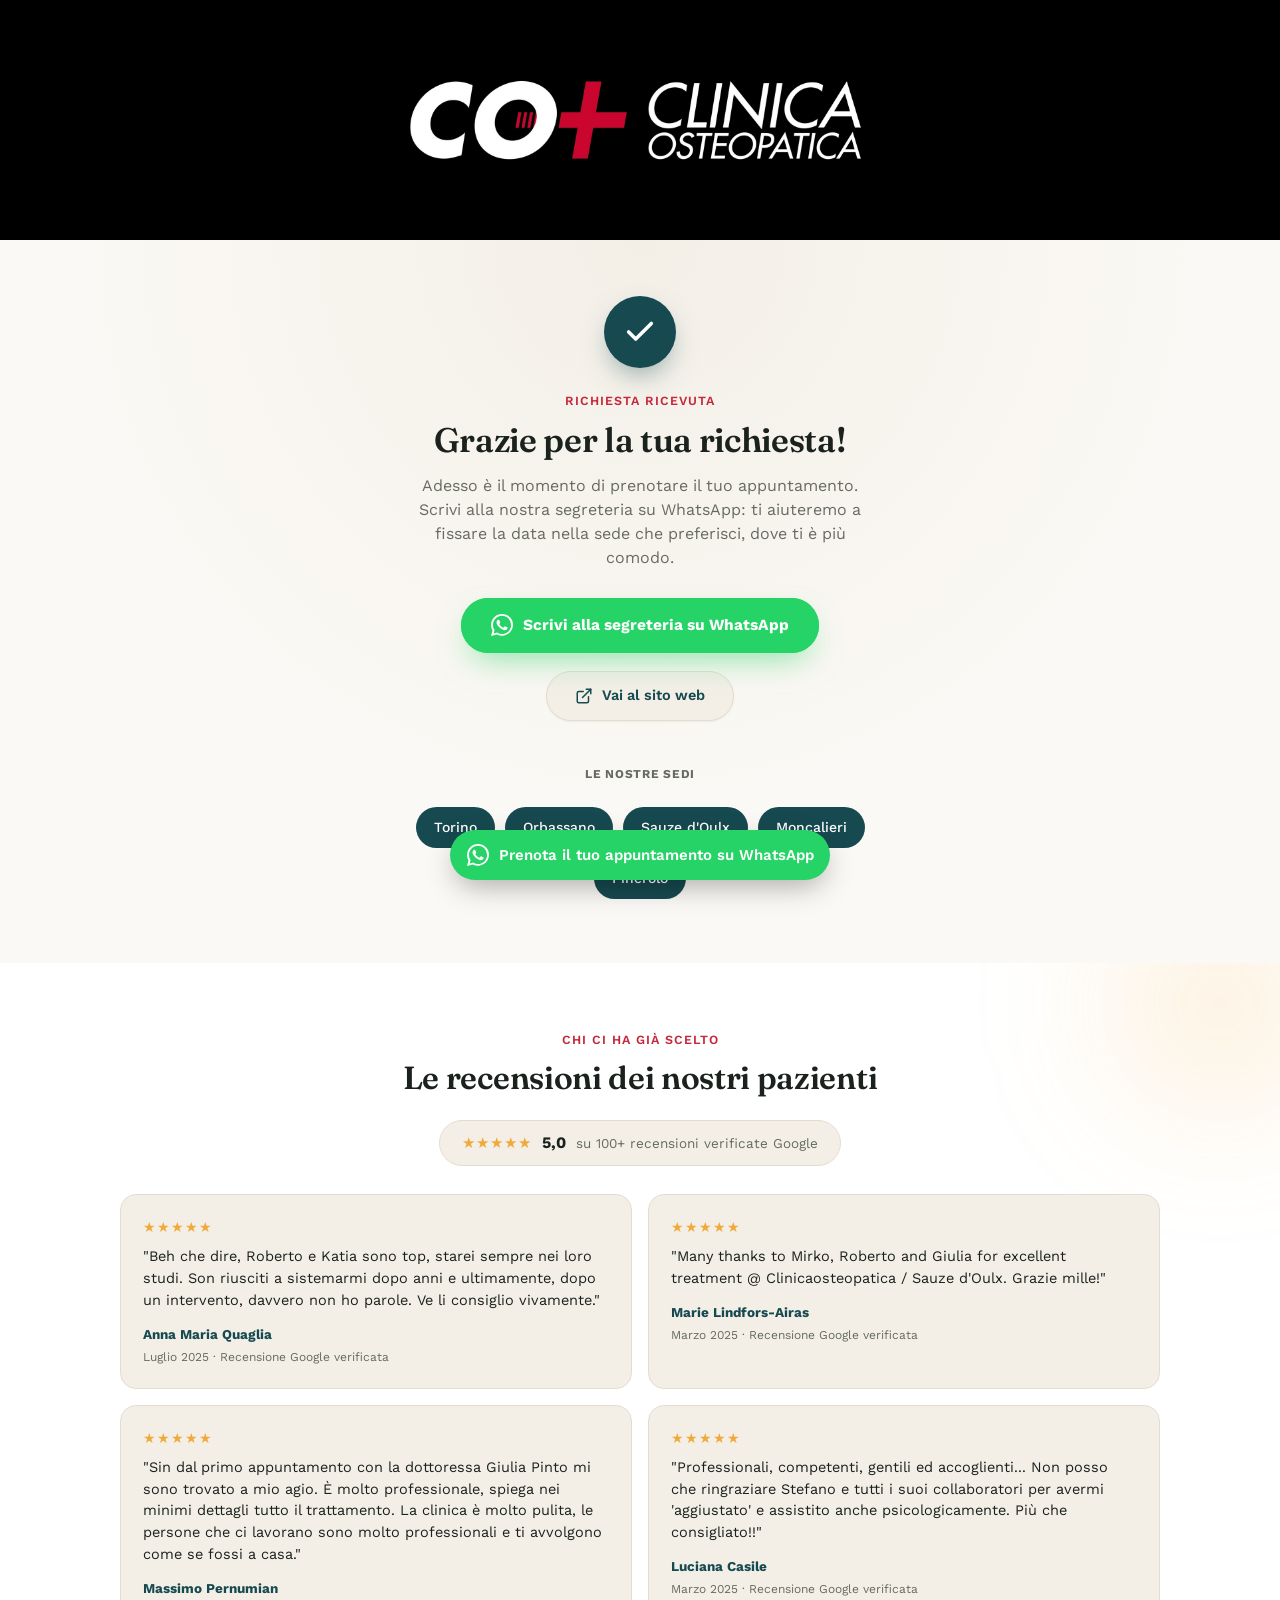
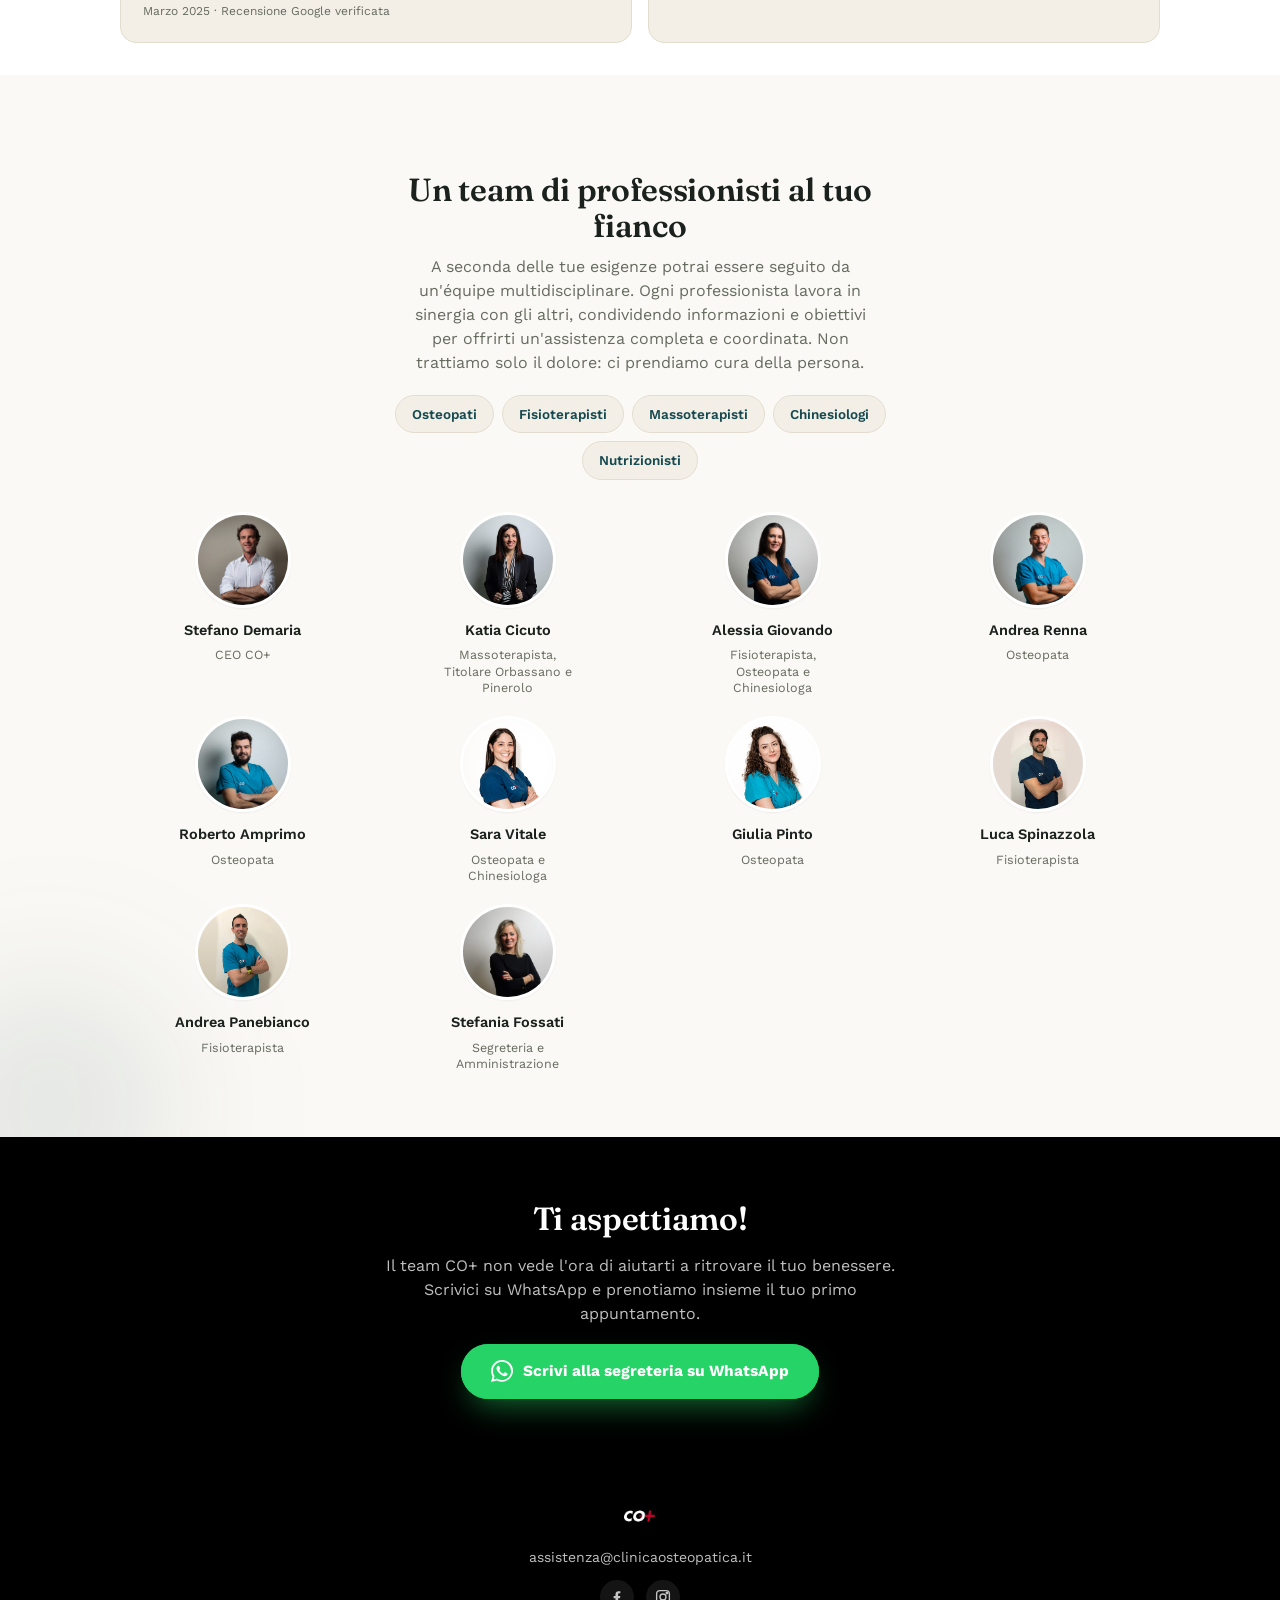
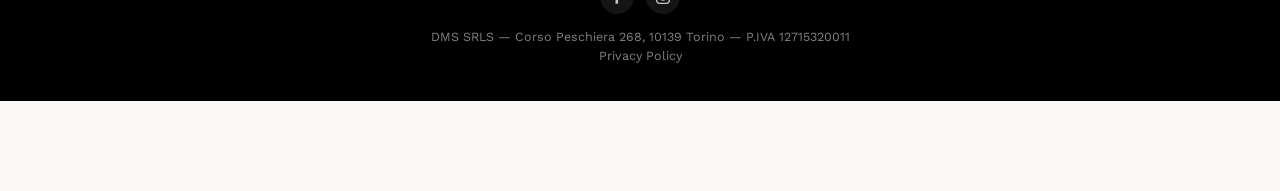
<file: grazie.html>
<!DOCTYPE html>
<html lang="it">
<head>
<meta charset="UTF-8">
<meta name="viewport" content="width=device-width, initial-scale=1.0">
<title>Grazie — CO+ Clinica Osteopatica</title>
<meta name="robots" content="noindex">
<link rel="preconnect" href="https://fonts.googleapis.com">
<link rel="preconnect" href="https://fonts.gstatic.com" crossorigin>
<link href="https://fonts.googleapis.com/css2?family=Fraunces:opsz,wght@9..144,400;9..144,500;9..144,600;9..144,700&family=Work+Sans:wght@400;500;600;700&display=swap" rel="stylesheet">
<link rel="stylesheet" href="styles.css">
</head>
<body>

<!-- ============ BARRA DI PROGRESSO SCROLL ============ -->
<div class="scroll-progress" id="scrollProgress"></div>

<!-- ============ HEADER ============ -->
<header class="site-header">
  <img src="assets/logo-header-horizontal.jpg" alt="CO+ Clinica Osteopatica" class="logo">
</header>

<!-- ============ THANK YOU ============ -->
<section class="thankyou">
  <div class="wrap thankyou-inner">
    <div class="thankyou-badge">
      <svg viewBox="0 0 24 24" width="34" height="34" fill="none" stroke="currentColor" stroke-width="2.5" stroke-linecap="round" stroke-linejoin="round"><path class="check-draw" d="M20 6 9 17l-5-5"/></svg>
      <span class="confetti c1"></span>
      <span class="confetti c2"></span>
      <span class="confetti c3"></span>
      <span class="confetti c4"></span>
      <span class="confetti c5"></span>
      <span class="confetti c6"></span>
    </div>
    <span class="eyebrow">Richiesta ricevuta</span>
    <h1>Grazie per la tua richiesta!</h1>
    <p class="thankyou-text">Adesso è il momento di prenotare il tuo appuntamento. Scrivi alla nostra segreteria su WhatsApp: ti aiuteremo a fissare la data nella sede che preferisci, dove ti è più comodo.</p>

    <a href="https://wa.me/393296730316?text=Ciao!%20Vorrei%20prenotare%20un%20appuntamento" class="btn btn-whatsapp" target="_blank" rel="noopener">
      <svg viewBox="0 0 24 24" width="22" height="22" fill="currentColor" aria-hidden="true"><path d="M17.472 14.382c-.297-.149-1.758-.867-2.03-.967-.273-.099-.471-.148-.67.15-.197.297-.767.966-.94 1.164-.173.199-.347.223-.644.075-.297-.15-1.255-.463-2.39-1.475-.883-.788-1.48-1.761-1.653-2.059-.173-.297-.018-.458.13-.606.134-.133.298-.347.446-.52.149-.174.198-.298.298-.497.099-.198.05-.371-.025-.52-.075-.149-.669-1.612-.916-2.207-.242-.579-.487-.5-.669-.51-.173-.008-.371-.01-.57-.01-.198 0-.52.074-.792.372-.272.297-1.04 1.016-1.04 2.479 0 1.462 1.065 2.875 1.213 3.074.149.198 2.096 3.2 5.077 4.487.709.306 1.262.489 1.694.625.712.227 1.36.195 1.871.118.571-.085 1.758-.719 2.006-1.413.248-.694.248-1.289.173-1.413-.074-.124-.272-.198-.57-.347m-5.421 7.403h-.004a9.87 9.87 0 01-5.031-1.378l-.361-.214-3.741.982.998-3.648-.235-.374a9.86 9.86 0 01-1.51-5.26c.001-5.45 4.436-9.884 9.888-9.884 2.64 0 5.122 1.03 6.988 2.898a9.825 9.825 0 012.893 6.994c-.003 5.45-4.437 9.884-9.885 9.884M20.52 3.449C18.24 1.245 15.24 0 12.045 0 5.463 0 .102 5.36.099 11.943c0 2.105.549 4.16 1.595 5.976L0 24l6.335-1.652a11.882 11.882 0 005.71 1.442h.005c6.585 0 11.946-5.363 11.949-11.945 0-3.191-1.24-6.19-3.495-8.445"/></svg>
      <span>Scrivi alla segreteria su WhatsApp</span>
    </a>

    <div>
      <a href="https://clinicaosteopatica.it" class="btn-secondary" target="_blank" rel="noopener">
        <svg viewBox="0 0 24 24" width="18" height="18" fill="none" stroke="currentColor" stroke-width="2" stroke-linecap="round" stroke-linejoin="round"><path d="M18 13v6a2 2 0 0 1-2 2H5a2 2 0 0 1-2-2V8a2 2 0 0 1 2-2h6"/><polyline points="15 3 21 3 21 9"/><line x1="10" y1="14" x2="21" y2="3"/></svg>
        <span>Vai al sito web</span>
      </a>
    </div>

    <div class="thankyou-locations">
      <span class="thankyou-locations-label">Le nostre sedi</span>
      <div class="locations-grid">
        <div class="location-chip">Torino</div>
        <div class="location-chip">Orbassano</div>
        <div class="location-chip">Sauze d'Oulx</div>
        <div class="location-chip">Moncalieri</div>
        <div class="location-chip">Pinerolo</div>
      </div>
    </div>
  </div>
</section>

<!-- ============ RECENSIONI GOOGLE ============ -->
<section class="reviews">
  <div class="wrap">
    <span class="eyebrow">Chi ci ha già scelto</span>
    <h2>Le recensioni dei nostri pazienti</h2>
    <div class="reviews-badge">
      <span class="reviews-stars">★★★★★</span>
      <span class="reviews-score">5,0</span>
      <span class="reviews-count">su 100+ recensioni verificate Google</span>
    </div>
    <!-- 🔶 SOSTITUIRE: qui andrà il widget live Trustindex (script + div), queste 4 sono recensioni Google reali e verificate, inserite come soluzione temporanea -->
    <div class="reviews-grid">
      <div class="review-card">
        <span class="review-stars">★★★★★</span>
        <p class="review-text">"Beh che dire, Roberto e Katia sono top, starei sempre nei loro studi. Son riusciti a sistemarmi dopo anni e ultimamente, dopo un intervento, davvero non ho parole. Ve li consiglio vivamente."</p>
        <span class="review-author">Anna Maria Quaglia</span>
        <span class="review-date">Luglio 2025 · Recensione Google verificata</span>
      </div>
      <div class="review-card">
        <span class="review-stars">★★★★★</span>
        <p class="review-text">"Many thanks to Mirko, Roberto and Giulia for excellent treatment @ Clinicaosteopatica / Sauze d'Oulx. Grazie mille!"</p>
        <span class="review-author">Marie Lindfors-Airas</span>
        <span class="review-date">Marzo 2025 · Recensione Google verificata</span>
      </div>
      <div class="review-card">
        <span class="review-stars">★★★★★</span>
        <p class="review-text">"Sin dal primo appuntamento con la dottoressa Giulia Pinto mi sono trovato a mio agio. È molto professionale, spiega nei minimi dettagli tutto il trattamento. La clinica è molto pulita, le persone che ci lavorano sono molto professionali e ti avvolgono come se fossi a casa."</p>
        <span class="review-author">Massimo Pernumian</span>
        <span class="review-date">Marzo 2025 · Recensione Google verificata</span>
      </div>
      <div class="review-card">
        <span class="review-stars">★★★★★</span>
        <p class="review-text">"Professionali, competenti, gentili ed accoglienti... Non posso che ringraziare Stefano e tutti i suoi collaboratori per avermi 'aggiustato' e assistito anche psicologicamente. Più che consigliato!!"</p>
        <span class="review-author">Luciana Casile</span>
        <span class="review-date">Marzo 2025 · Recensione Google verificata</span>
      </div>
    </div>
  </div>
</section>

<!-- ============ TEAM ============ -->
<section class="team">
  <div class="wrap">
    <span class="eyebrow">Chi si prende cura di te</span>
    <h2>Un team di professionisti al tuo fianco</h2>
    <p class="section-sub">A seconda delle tue esigenze potrai essere seguito da un'équipe multidisciplinare. Ogni professionista lavora in sinergia con gli altri, condividendo informazioni e obiettivi per offrirti un'assistenza completa e coordinata. Non trattiamo solo il dolore: ci prendiamo cura della persona.</p>
    <div class="role-pills">
      <span class="role-pill">Osteopati</span>
      <span class="role-pill">Fisioterapisti</span>
      <span class="role-pill">Massoterapisti</span>
      <span class="role-pill">Chinesiologi</span>
      <span class="role-pill">Nutrizionisti</span>
    </div>
    <div class="team-grid">
      <div class="team-card"><img class="team-photo" src="assets/team/demaria.jpg" alt="Dott. Stefano Demaria" loading="lazy"><span class="team-name">Stefano Demaria</span><span class="team-role">CEO CO+</span></div>
      <div class="team-card"><img class="team-photo" src="assets/team/cicuto.jpg" alt="Dott.ssa Katia Cicuto" loading="lazy"><span class="team-name">Katia Cicuto</span><span class="team-role">Massoterapista, Titolare Orbassano e Pinerolo</span></div>
      <div class="team-card"><img class="team-photo" src="assets/team/giovando.jpg" alt="Dott.ssa Alessia Giovando" loading="lazy"><span class="team-name">Alessia Giovando</span><span class="team-role">Fisioterapista, Osteopata e Chinesiologa</span></div>
      <div class="team-card"><img class="team-photo" src="assets/team/renna.jpg" alt="Dott. Andrea Renna" loading="lazy"><span class="team-name">Andrea Renna</span><span class="team-role">Osteopata</span></div>
      <div class="team-card"><img class="team-photo" src="assets/team/amprimo.jpg" alt="Dott. Roberto Amprimo" loading="lazy"><span class="team-name">Roberto Amprimo</span><span class="team-role">Osteopata</span></div>
      <div class="team-card"><img class="team-photo" src="assets/team/vitale.jpg" alt="Dott.ssa Sara Vitale" loading="lazy"><span class="team-name">Sara Vitale</span><span class="team-role">Osteopata e Chinesiologa</span></div>
      <div class="team-card"><img class="team-photo" src="assets/team/pinto.jpg" alt="Dott.ssa Giulia Pinto" loading="lazy"><span class="team-name">Giulia Pinto</span><span class="team-role">Osteopata</span></div>
      <div class="team-card"><img class="team-photo" src="assets/team/spinazzola.jpg" alt="Dott. Luca Spinazzola" loading="lazy"><span class="team-name">Luca Spinazzola</span><span class="team-role">Fisioterapista</span></div>
      <div class="team-card"><img class="team-photo" src="assets/team/panebianco.jpg" alt="Dott. Andrea Panebianco" loading="lazy"><span class="team-name">Andrea Panebianco</span><span class="team-role">Fisioterapista</span></div>
      <div class="team-card"><img class="team-photo" src="assets/team/fossati.jpg" alt="Stefania Fossati" loading="lazy"><span class="team-name">Stefania Fossati</span><span class="team-role">Segreteria e Amministrazione</span></div>
    </div>
  </div>
</section>

<!-- ============ TI ASPETTIAMO ============ -->
<section class="final-cta">
  <div class="wrap">
    <h2>Ti aspettiamo!</h2>
    <p>Il team CO+ non vede l'ora di aiutarti a ritrovare il tuo benessere. Scrivici su WhatsApp e prenotiamo insieme il tuo primo appuntamento.</p>
    <a href="https://wa.me/393296730316?text=Ciao!%20Vorrei%20prenotare%20un%20appuntamento" class="btn btn-whatsapp" target="_blank" rel="noopener">
      <svg viewBox="0 0 24 24" width="22" height="22" fill="currentColor" aria-hidden="true"><path d="M17.472 14.382c-.297-.149-1.758-.867-2.03-.967-.273-.099-.471-.148-.67.15-.197.297-.767.966-.94 1.164-.173.199-.347.223-.644.075-.297-.15-1.255-.463-2.39-1.475-.883-.788-1.48-1.761-1.653-2.059-.173-.297-.018-.458.13-.606.134-.133.298-.347.446-.52.149-.174.198-.298.298-.497.099-.198.05-.371-.025-.52-.075-.149-.669-1.612-.916-2.207-.242-.579-.487-.5-.669-.51-.173-.008-.371-.01-.57-.01-.198 0-.52.074-.792.372-.272.297-1.04 1.016-1.04 2.479 0 1.462 1.065 2.875 1.213 3.074.149.198 2.096 3.2 5.077 4.487.709.306 1.262.489 1.694.625.712.227 1.36.195 1.871.118.571-.085 1.758-.719 2.006-1.413.248-.694.248-1.289.173-1.413-.074-.124-.272-.198-.57-.347m-5.421 7.403h-.004a9.87 9.87 0 01-5.031-1.378l-.361-.214-3.741.982.998-3.648-.235-.374a9.86 9.86 0 01-1.51-5.26c.001-5.45 4.436-9.884 9.888-9.884 2.64 0 5.122 1.03 6.988 2.898a9.825 9.825 0 012.893 6.994c-.003 5.45-4.437 9.884-9.885 9.884M20.52 3.449C18.24 1.245 15.24 0 12.045 0 5.463 0 .102 5.36.099 11.943c0 2.105.549 4.16 1.595 5.976L0 24l6.335-1.652a11.882 11.882 0 005.71 1.442h.005c6.585 0 11.946-5.363 11.949-11.945 0-3.191-1.24-6.19-3.495-8.445"/></svg>
      <span>Scrivi alla segreteria su WhatsApp</span>
    </a>
  </div>
</section>

<!-- ============ FOOTER ============ -->
<footer class="site-footer">
  <div class="wrap footer-inner">
    <img src="assets/logo-footer.jpg" alt="CO+" class="footer-logo">
    <p class="footer-contact">assistenza@clinicaosteopatica.it</p>
    <div class="footer-social">
      <a href="https://www.facebook.com/clinicaosteopaticaco" target="_blank" rel="noopener" aria-label="Facebook">
        <svg viewBox="0 0 24 24" width="18" height="18" fill="currentColor" aria-hidden="true"><path d="M13.5 21v-7.5h2.5l.4-3H13.5V8.5c0-.9.25-1.5 1.55-1.5H16.5V4.35C16.2 4.3 15.2 4.2 14 4.2c-2.4 0-4 1.45-4 4.1V10.5H7.5v3H10V21h3.5Z"/></svg>
      </a>
      <a href="https://www.instagram.com/co_clinicaosteopatica/" target="_blank" rel="noopener" aria-label="Instagram">
        <svg viewBox="0 0 24 24" width="18" height="18" fill="none" stroke="currentColor" stroke-width="1.8"><rect x="3.5" y="3.5" width="17" height="17" rx="4.5"/><circle cx="12" cy="12" r="4"/><circle cx="17.2" cy="6.8" r="1"/></svg>
      </a>
    </div>
    <p class="footer-legal">DMS SRLS — Corso Peschiera 268, 10139 Torino — P.IVA 12715320011</p>
    <p class="footer-legal"><a href="privacy.html">Privacy Policy</a></p>
  </div>
</footer>

<!-- ============ BARRA WHATSAPP FISSA ============ -->
<a href="https://wa.me/393296730316?text=Ciao!%20Vorrei%20prenotare%20un%20appuntamento" class="whatsapp-bar" target="_blank" rel="noopener">
  <svg viewBox="0 0 24 24" width="22" height="22" fill="currentColor" aria-hidden="true"><path d="M17.472 14.382c-.297-.149-1.758-.867-2.03-.967-.273-.099-.471-.148-.67.15-.197.297-.767.966-.94 1.164-.173.199-.347.223-.644.075-.297-.15-1.255-.463-2.39-1.475-.883-.788-1.48-1.761-1.653-2.059-.173-.297-.018-.458.13-.606.134-.133.298-.347.446-.52.149-.174.198-.298.298-.497.099-.198.05-.371-.025-.52-.075-.149-.669-1.612-.916-2.207-.242-.579-.487-.5-.669-.51-.173-.008-.371-.01-.57-.01-.198 0-.52.074-.792.372-.272.297-1.04 1.016-1.04 2.479 0 1.462 1.065 2.875 1.213 3.074.149.198 2.096 3.2 5.077 4.487.709.306 1.262.489 1.694.625.712.227 1.36.195 1.871.118.571-.085 1.758-.719 2.006-1.413.248-.694.248-1.289.173-1.413-.074-.124-.272-.198-.57-.347m-5.421 7.403h-.004a9.87 9.87 0 01-5.031-1.378l-.361-.214-3.741.982.998-3.648-.235-.374a9.86 9.86 0 01-1.51-5.26c.001-5.45 4.436-9.884 9.888-9.884 2.64 0 5.122 1.03 6.988 2.898a9.825 9.825 0 012.893 6.994c-.003 5.45-4.437 9.884-9.885 9.884M20.52 3.449C18.24 1.245 15.24 0 12.045 0 5.463 0 .102 5.36.099 11.943c0 2.105.549 4.16 1.595 5.976L0 24l6.335-1.652a11.882 11.882 0 005.71 1.442h.005c6.585 0 11.946-5.363 11.949-11.945 0-3.191-1.24-6.19-3.495-8.445"/></svg>
  <span>Prenota il tuo appuntamento su WhatsApp</span>
</a>

<script src="script.js"></script>
</body>
</html>
</file>
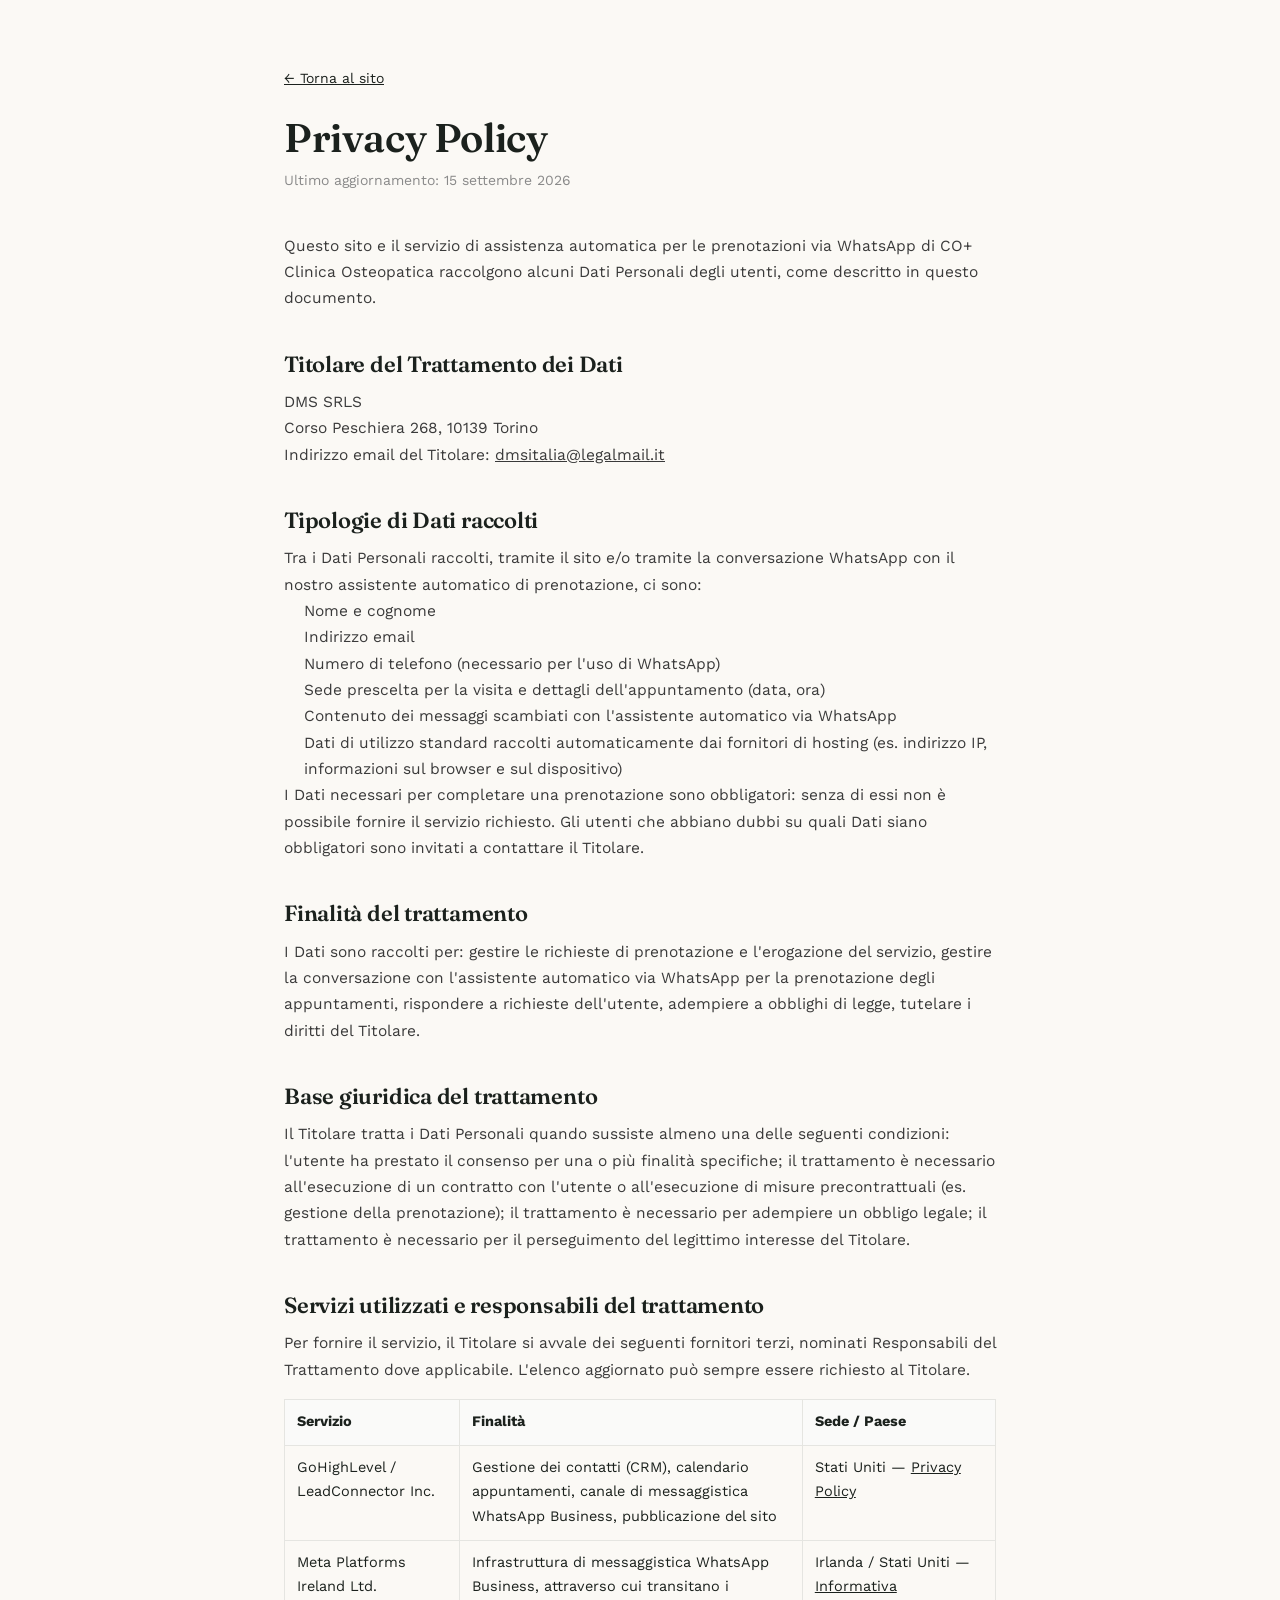
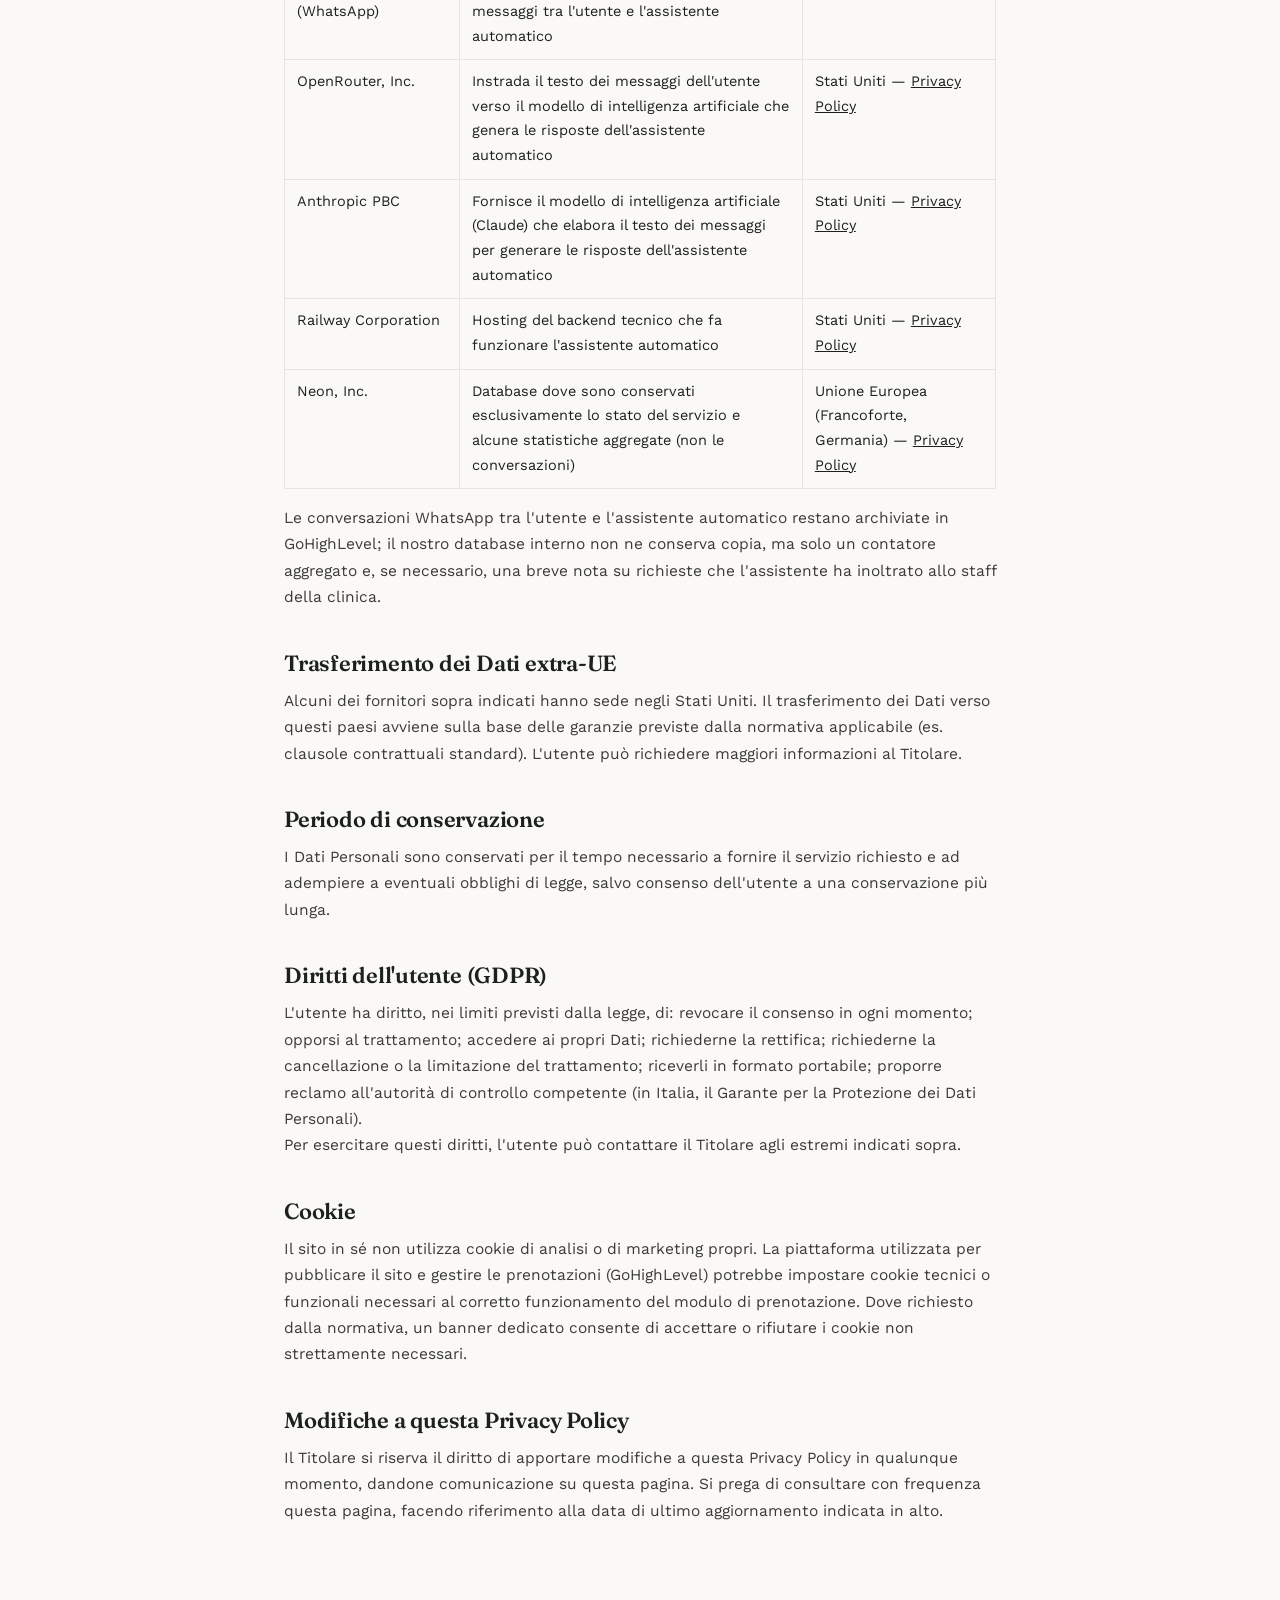
<file: privacy.html>
<!DOCTYPE html>
<html lang="it">
<head>
<meta charset="UTF-8">
<meta name="viewport" content="width=device-width, initial-scale=1.0">
<title>Privacy Policy — CO+ Clinica Osteopatica</title>
<link rel="preconnect" href="https://fonts.googleapis.com">
<link rel="preconnect" href="https://fonts.gstatic.com" crossorigin>
<link href="https://fonts.googleapis.com/css2?family=Fraunces:opsz,wght@9..144,400;9..144,500;9..144,600;9..144,700&family=Work+Sans:wght@400;500;600;700&display=swap" rel="stylesheet">
<link rel="stylesheet" href="styles.css">
<style>
  /* DRAFT interno (2026-09-15): testo preparato riflettendo l'attuale
     configurazione tecnica reale (GHL, OpenRouter/Anthropic, Railway,
     Neon) al posto dei servizi del vecchio sito WordPress (SiteGround,
     Elementor, GTM, Clarity, AdSense) che non sono più in uso. Va fatto
     rivedere da un legale/DPO prima della pubblicazione definitiva — in
     particolare la parte sui trasferimenti extra-UE e, se in futuro si
     vorrà trattare in modo specifico i dati sanitari che i pazienti
     possono scrivere in chat (su richiesta esplicita non è stata inclusa
     una sezione dedicata all'art. 9 GDPR in questa bozza).
  */
  .legal-wrap{max-width:760px;margin:0 auto;padding:64px 24px 100px;line-height:1.7;}
  .legal-wrap h1{font-family:"Fraunces",serif;font-size:clamp(28px,4vw,40px);margin-bottom:8px;}
  .legal-wrap .legal-updated{color:#8a8a8a;font-size:14px;margin-bottom:40px;}
  .legal-wrap h2{font-family:"Fraunces",serif;font-size:22px;margin:40px 0 12px;}
  .legal-wrap h3{font-size:17px;margin:24px 0 8px;}
  .legal-wrap p, .legal-wrap li{font-size:15.5px;color:#3a3a3a;}
  .legal-wrap ul{padding-left:20px;}
  .legal-wrap table{width:100%;border-collapse:collapse;margin:16px 0;font-size:14.5px;}
  .legal-wrap th, .legal-wrap td{text-align:left;padding:10px 12px;border:1px solid #e5e5e1;vertical-align:top;}
  .legal-wrap th{background:#fafaf9;}
  .legal-wrap a{color:inherit;text-decoration:underline;}
  .back-link{display:inline-block;margin-bottom:24px;font-size:14px;}
</style>
</head>
<body>

<main class="legal-wrap">
  <a class="back-link" href="index.html">← Torna al sito</a>
  <h1>Privacy Policy</h1>
  <p class="legal-updated">Ultimo aggiornamento: 15 settembre 2026</p>

  <p>Questo sito e il servizio di assistenza automatica per le prenotazioni via WhatsApp di CO+ Clinica Osteopatica raccolgono alcuni Dati Personali degli utenti, come descritto in questo documento.</p>

  <h2>Titolare del Trattamento dei Dati</h2>
  <p>
    DMS SRLS<br>
    Corso Peschiera 268, 10139 Torino<br>
    Indirizzo email del Titolare: <a href="mailto:dmsitalia@legalmail.it">dmsitalia@legalmail.it</a>
  </p>

  <h2>Tipologie di Dati raccolti</h2>
  <p>Tra i Dati Personali raccolti, tramite il sito e/o tramite la conversazione WhatsApp con il nostro assistente automatico di prenotazione, ci sono:</p>
  <ul>
    <li>Nome e cognome</li>
    <li>Indirizzo email</li>
    <li>Numero di telefono (necessario per l'uso di WhatsApp)</li>
    <li>Sede prescelta per la visita e dettagli dell'appuntamento (data, ora)</li>
    <li>Contenuto dei messaggi scambiati con l'assistente automatico via WhatsApp</li>
    <li>Dati di utilizzo standard raccolti automaticamente dai fornitori di hosting (es. indirizzo IP, informazioni sul browser e sul dispositivo)</li>
  </ul>
  <p>I Dati necessari per completare una prenotazione sono obbligatori: senza di essi non è possibile fornire il servizio richiesto. Gli utenti che abbiano dubbi su quali Dati siano obbligatori sono invitati a contattare il Titolare.</p>

  <h2>Finalità del trattamento</h2>
  <p>I Dati sono raccolti per: gestire le richieste di prenotazione e l'erogazione del servizio, gestire la conversazione con l'assistente automatico via WhatsApp per la prenotazione degli appuntamenti, rispondere a richieste dell'utente, adempiere a obblighi di legge, tutelare i diritti del Titolare.</p>

  <h2>Base giuridica del trattamento</h2>
  <p>Il Titolare tratta i Dati Personali quando sussiste almeno una delle seguenti condizioni: l'utente ha prestato il consenso per una o più finalità specifiche; il trattamento è necessario all'esecuzione di un contratto con l'utente o all'esecuzione di misure precontrattuali (es. gestione della prenotazione); il trattamento è necessario per adempiere un obbligo legale; il trattamento è necessario per il perseguimento del legittimo interesse del Titolare.</p>

  <h2>Servizi utilizzati e responsabili del trattamento</h2>
  <p>Per fornire il servizio, il Titolare si avvale dei seguenti fornitori terzi, nominati Responsabili del Trattamento dove applicabile. L'elenco aggiornato può sempre essere richiesto al Titolare.</p>
  <table>
    <thead><tr><th>Servizio</th><th>Finalità</th><th>Sede / Paese</th></tr></thead>
    <tbody>
      <tr>
        <td>GoHighLevel / LeadConnector Inc.</td>
        <td>Gestione dei contatti (CRM), calendario appuntamenti, canale di messaggistica WhatsApp Business, pubblicazione del sito</td>
        <td>Stati Uniti — <a href="https://www.gohighlevel.com/privacy-policy" target="_blank" rel="noopener">Privacy Policy</a></td>
      </tr>
      <tr>
        <td>Meta Platforms Ireland Ltd. (WhatsApp)</td>
        <td>Infrastruttura di messaggistica WhatsApp Business, attraverso cui transitano i messaggi tra l'utente e l'assistente automatico</td>
        <td>Irlanda / Stati Uniti — <a href="https://www.whatsapp.com/legal/business-data-processing-terms" target="_blank" rel="noopener">Informativa</a></td>
      </tr>
      <tr>
        <td>OpenRouter, Inc.</td>
        <td>Instrada il testo dei messaggi dell'utente verso il modello di intelligenza artificiale che genera le risposte dell'assistente automatico</td>
        <td>Stati Uniti — <a href="https://openrouter.ai/privacy" target="_blank" rel="noopener">Privacy Policy</a></td>
      </tr>
      <tr>
        <td>Anthropic PBC</td>
        <td>Fornisce il modello di intelligenza artificiale (Claude) che elabora il testo dei messaggi per generare le risposte dell'assistente automatico</td>
        <td>Stati Uniti — <a href="https://www.anthropic.com/legal/privacy" target="_blank" rel="noopener">Privacy Policy</a></td>
      </tr>
      <tr>
        <td>Railway Corporation</td>
        <td>Hosting del backend tecnico che fa funzionare l'assistente automatico</td>
        <td>Stati Uniti — <a href="https://railway.com/legal/privacy" target="_blank" rel="noopener">Privacy Policy</a></td>
      </tr>
      <tr>
        <td>Neon, Inc.</td>
        <td>Database dove sono conservati esclusivamente lo stato del servizio e alcune statistiche aggregate (non le conversazioni)</td>
        <td>Unione Europea (Francoforte, Germania) — <a href="https://neon.tech/privacy-policy" target="_blank" rel="noopener">Privacy Policy</a></td>
      </tr>
    </tbody>
  </table>
  <p>Le conversazioni WhatsApp tra l'utente e l'assistente automatico restano archiviate in GoHighLevel; il nostro database interno non ne conserva copia, ma solo un contatore aggregato e, se necessario, una breve nota su richieste che l'assistente ha inoltrato allo staff della clinica.</p>

  <h2>Trasferimento dei Dati extra-UE</h2>
  <p>Alcuni dei fornitori sopra indicati hanno sede negli Stati Uniti. Il trasferimento dei Dati verso questi paesi avviene sulla base delle garanzie previste dalla normativa applicabile (es. clausole contrattuali standard). L'utente può richiedere maggiori informazioni al Titolare.</p>

  <h2>Periodo di conservazione</h2>
  <p>I Dati Personali sono conservati per il tempo necessario a fornire il servizio richiesto e ad adempiere a eventuali obblighi di legge, salvo consenso dell'utente a una conservazione più lunga.</p>

  <h2>Diritti dell'utente (GDPR)</h2>
  <p>L'utente ha diritto, nei limiti previsti dalla legge, di: revocare il consenso in ogni momento; opporsi al trattamento; accedere ai propri Dati; richiederne la rettifica; richiederne la cancellazione o la limitazione del trattamento; riceverli in formato portabile; proporre reclamo all'autorità di controllo competente (in Italia, il Garante per la Protezione dei Dati Personali).</p>
  <p>Per esercitare questi diritti, l'utente può contattare il Titolare agli estremi indicati sopra.</p>

  <h2>Cookie</h2>
  <p>Il sito in sé non utilizza cookie di analisi o di marketing propri. La piattaforma utilizzata per pubblicare il sito e gestire le prenotazioni (GoHighLevel) potrebbe impostare cookie tecnici o funzionali necessari al corretto funzionamento del modulo di prenotazione. Dove richiesto dalla normativa, un banner dedicato consente di accettare o rifiutare i cookie non strettamente necessari.</p>

  <h2>Modifiche a questa Privacy Policy</h2>
  <p>Il Titolare si riserva il diritto di apportare modifiche a questa Privacy Policy in qualunque momento, dandone comunicazione su questa pagina. Si prega di consultare con frequenza questa pagina, facendo riferimento alla data di ultimo aggiornamento indicata in alto.</p>
</main>

</body>
</html>
</file>
<file: styles.css>
/* ============================================
   CO+ Clinica Osteopatica — Landing Page
   Design tokens ispirati a shadcn/ui, applicati
   alla palette reale del brand (petrolio + rosso)
   ============================================ */

:root{
  --background: #FBF9F5;
  --surface: #FFFFFF;
  --surface-muted: #F3EFE7;
  --foreground: #1B211D;
  --muted-foreground: #666B60;
  --border: #E3DDCF;
  --primary: #164A50;
  --primary-hover: #0F373C;
  --primary-foreground: #FFFFFF;
  --accent: #C6273B;
  --accent-hover: #A81F31;
  --accent-foreground: #FFFFFF;
  --radius-sm: 10px;
  --radius: 16px;
  --radius-lg: 24px;
  --shadow-sm: 0 1px 2px rgba(20,24,20,0.06);
  --shadow: 0 8px 24px -8px rgba(20,24,20,0.16);
  --shadow-lg: 0 24px 48px -16px rgba(20,24,20,0.22);
  --whatsapp-bar-h: 90px;
}

*{ box-sizing: border-box; margin:0; padding:0; }

html{ scroll-behavior: smooth; }

/* ============ BARRA DI PROGRESSO SCROLL ============ */
.scroll-progress{
  position: fixed;
  z-index: 100;
}
/* Mobile: barra verticale a sinistra */
@media (max-width: 639px){
  .scroll-progress{
    top: 0; left: 0;
    width: 4px;
    height: var(--scroll-pct, 0%);
    background: linear-gradient(180deg, var(--accent), var(--primary));
    transition: height .1s linear;
  }
}
/* Tablet/desktop: barra orizzontale in alto */
@media (min-width: 640px){
  .scroll-progress{
    top: 0; left: 0;
    height: 3px;
    width: var(--scroll-pct, 0%);
    background: linear-gradient(90deg, var(--accent), var(--primary));
    transition: width .1s linear;
  }
}

body{
  background: var(--background);
  color: var(--foreground);
  font-family: 'Work Sans', -apple-system, sans-serif;
  font-size: 16px;
  line-height: 1.5;
  padding-bottom: var(--whatsapp-bar-h);
  -webkit-font-smoothing: antialiased;
}

h1, h2, h3{
  font-family: 'Fraunces', Georgia, serif;
  font-weight: 600;
  line-height: 1.15;
  letter-spacing: -0.01em;
  color: var(--foreground);
}

img{ max-width: 100%; display:block; }
a{ color: inherit; text-decoration: none; }
ul{ list-style: none; }

.wrap{
  width: 100%;
  max-width: 1080px;
  margin: 0 auto;
  padding: 0 20px;
}

.eyebrow{
  display: inline-block;
  font-family: 'Work Sans', sans-serif;
  font-size: 12.5px;
  font-weight: 600;
  letter-spacing: 0.08em;
  text-transform: uppercase;
  color: var(--accent);
  margin-bottom: 10px;
}

.section-sub{
  color: var(--muted-foreground);
  font-size: 16px;
  max-width: 46ch;
  margin: 10px auto 0;
}

/* ============ HEADER ============ */
.site-header{
  background: #000000; /* fallback, invisibile: il logo copre quasi tutto */
  line-height: 0;
}
.logo{
  width: 100%;
  height: 130px;
  object-fit: contain;
  object-position: center;
  display: block;
}

@media (min-width: 640px){
  .logo{ height: 190px; }
}
@media (min-width: 1024px){
  .logo{ height: 240px; }
}

/* ============ HERO (above the fold) ============ */
.hero{
  padding: 32px 0 40px;
  background: var(--surface);
}
.hero-inner{ text-align:center; }
.hero h1{
  font-size: clamp(26px, 6vw, 34px);
  max-width: 20ch;
  margin: 0 auto 10px;
}
.hero-sub{
  color: var(--muted-foreground);
  font-size: 16px;
  margin-bottom: 22px;
}

.form-card{
  background: var(--surface-muted);
  border: 1px solid var(--border);
  border-radius: var(--radius-lg);
  padding: 20px;
  max-width: 440px;
  margin: 0 auto;
  box-shadow: var(--shadow-sm);
}
.form-card--embed{
  position: relative;
  background: #fff;
  border: none;
  border-radius: 28px;
  padding: 5px;
  min-height: 780px;
  overflow: hidden;
  z-index: 1;
  will-change: box-shadow;
  transform: translateZ(0);
  animation: form-glow-color 4s ease-in-out infinite;
}
@keyframes form-glow-color{
  0%, 100%{ box-shadow: 0 0 0 2px rgba(198,39,59,0.25), 0 0 26px 8px rgba(198,39,59,0.22); }
  50%{ box-shadow: 0 0 0 2px rgba(22,74,80,0.25), 0 0 26px 8px rgba(22,74,80,0.22); }
}

/* Placeholder del modulo GHL — da rimuovere quando si incolla l'embed reale */
.form-placeholder{ text-align:left; }
.form-placeholder-label{
  display:block;
  font-size: 12px;
  font-weight: 600;
  letter-spacing: 0.05em;
  text-transform: uppercase;
  color: var(--muted-foreground);
  margin-bottom: 12px;
  text-align: center;
}
.fake-field{
  height: 44px;
  border-radius: var(--radius-sm);
  background: var(--surface);
  border: 1px dashed var(--border);
  margin-bottom: 10px;
}
.fake-button{
  position: relative;
  height: 46px;
  border-radius: var(--radius-sm);
  background: var(--accent);
  color: var(--accent-foreground);
  display:flex; align-items:center; justify-content:center;
  font-weight: 600;
  margin-top: 4px;
  animation: btn-bounce 2.8s ease-in-out infinite;
}
.fake-button::before{
  content: "";
  position: absolute;
  inset: 0;
  border-radius: inherit;
  border: 2px solid var(--accent);
  animation: btn-ring 2.8s ease-out infinite;
  pointer-events: none;
}

/* ============ BOTTONI GENERICI ============ */
.btn{
  position: relative;
  display:inline-block;
  padding: 14px 28px;
  border-radius: var(--radius-sm);
  font-weight: 600;
  font-size: 15px;
  transition: transform .15s ease, box-shadow .15s ease, background .15s ease;
  animation: btn-bounce 2.8s ease-in-out infinite;
}
.btn::before{
  content: "";
  position: absolute;
  inset: 0;
  border-radius: inherit;
  border: 2px solid var(--btn-ring, currentColor);
  animation: btn-ring 2.8s ease-out infinite;
  pointer-events: none;
}
.btn:hover{ animation-play-state: paused; }
.btn:hover::before{ animation-play-state: paused; opacity: 0; }
@keyframes btn-bounce{
  0%, 100%{ transform: translateY(0); }
  50%{ transform: translateY(-3px); }
}
@keyframes btn-ring{
  0%{ transform: scale(1); opacity: .55; }
  100%{ transform: scale(1.16); opacity: 0; }
}
.btn-primary{
  --btn-ring: var(--primary);
  background: var(--primary);
  color: var(--primary-foreground);
  box-shadow: var(--shadow-sm);
}
.btn-primary:hover{ background: var(--primary-hover); transform: translateY(-1px); box-shadow: var(--shadow); }

/* ============ SEZIONI GENERICHE ============ */
section{ padding: 64px 0; }
section .wrap{ text-align:center; }
section h2{ font-size: clamp(24px, 4vw, 32px); max-width: 24ch; margin: 0 auto; }

.video-section{ background: var(--surface-muted); }

.video-placeholder{
  position: relative;
  margin: 28px auto 0;
  max-width: 400px;
  aspect-ratio: 9/16;
  background: linear-gradient(160deg, var(--primary) 0%, #0F3438 100%);
  border-radius: var(--radius-lg);
  box-shadow: var(--shadow);
  overflow: hidden;
}
.video-placeholder iframe{
  width: 100%;
  height: 100%;
  border: 0;
  display: block;
}

.video-poster{
  position: absolute;
  inset: 0;
  width: 100%;
  height: 100%;
  border: 0;
  padding: 0;
  margin: 0;
  cursor: pointer;
  background-size: cover;
  background-position: center;
  display: flex;
  align-items: center;
  justify-content: center;
  z-index: 2;
}
.video-poster[hidden]{ display: none; }

.play-button{
  position: relative;
  width: 64px; height: 64px;
  border-radius: 50%;
  background: #fff;
  box-shadow: 0 6px 20px -4px rgba(15,52,56,0.45);
  display:flex; align-items:center; justify-content:center;
  color: var(--primary);
}
.play-button::before{
  content: "";
  position: absolute;
  inset: 0;
  border-radius: 50%;
  border: 1px solid rgba(255,255,255,0.9);
  animation: play-pulse 2.2s ease-out infinite;
}
@keyframes play-pulse{
  0%{ transform: scale(1); opacity: .8; }
  100%{ transform: scale(1.6); opacity: 0; }
}

/* ============ CHECKLIST PROBLEMI ============ */
.problems{ position: relative; overflow: hidden; }
.problems::before, .problems::after{
  content: "";
  position: absolute;
  border-radius: 50%;
  filter: blur(60px);
  pointer-events: none;
  z-index: 0;
  will-change: transform;
  transform: translateZ(0);
  backface-visibility: hidden;
}
.problems::before{
  width: 260px; height: 260px;
  background: rgba(198,39,59,0.12);
  top: -100px; right: -80px;
}
.problems::after{
  width: 220px; height: 220px;
  background: rgba(22,74,80,0.10);
  bottom: -90px; left: -70px;
}
.problems .wrap{ position: relative; z-index: 1; }
.problems-list{
  max-width: 480px;
  margin: 28px auto 32px;
  text-align: left;
  display: grid;
  gap: 10px;
}
.problems-list li{
  display:flex; align-items:center; gap: 12px;
  background: var(--surface);
  border: 1px solid var(--border);
  border-radius: var(--radius-sm);
  padding: 14px 16px;
  font-size: 15.5px;
}
.check{
  flex-shrink:0;
  width: 24px; height:24px;
  border-radius: 50%;
  background: var(--primary);
  color: #fff;
  display:flex; align-items:center; justify-content:center;
  font-size: 13px;
}
.problems-closing{
  max-width: 480px;
  margin: 0 auto 24px;
  font-style: italic;
  color: var(--muted-foreground);
  font-size: 14.5px;
}

/* ============ PERCHÉ SCEGLIERE CO+ ============ */
.why{ background: var(--primary); color: rgba(255,255,255,0.92); position: relative; overflow: hidden; }
.why-inner{ max-width: 680px; position: relative; }
.why .eyebrow{ color: #F0B4A8; }
.why h2{ color: #fff; }
.why-quote-mark{
  display:block;
  font-family: 'Fraunces', serif;
  font-size: 100px;
  line-height: 1;
  color: rgba(255,255,255,0.18);
  margin: 6px 0 -18px;
}
.why-lead{ font-size: 18px; font-weight: 600; color: #fff; margin-bottom: 14px; }
.why p{ color: rgba(255,255,255,0.8); font-size: 15px; margin-bottom: 12px; }
.why strong{ color: #fff; }

/* ============ RECENSIONI GOOGLE ============ */
.reviews{ background: var(--surface); padding-bottom: 32px; position: relative; overflow: hidden; }
.reviews::before{
  content: "";
  position: absolute;
  width: 240px; height: 240px;
  border-radius: 50%;
  filter: blur(65px);
  background: rgba(242,169,59,0.14);
  top: -80px; right: -60px;
  pointer-events: none;
  z-index: 0;
  will-change: transform;
  transform: translateZ(0);
  backface-visibility: hidden;
}
.reviews .wrap{ position: relative; z-index: 1; }
.reviews-badge{
  margin: 24px auto 20px;
  display: inline-flex;
  align-items: center;
  gap: 10px;
  background: var(--surface-muted);
  border: 1px solid var(--border);
  border-radius: 999px;
  padding: 10px 22px;
}
.reviews-stars{ color: #F2A93B; letter-spacing: 1px; font-size: 15px; }
.reviews-score{ font-weight: 700; color: var(--foreground); }
.reviews-count{ color: var(--muted-foreground); font-size: 13.5px; }
.reviews-grid{
  margin-top: 8px;
  display: grid;
  gap: 16px;
  grid-template-columns: 1fr;
  text-align: left;
}
.review-card{
  background: var(--surface-muted);
  border: 1px solid var(--border);
  border-radius: var(--radius);
  padding: 22px;
  display: flex;
  flex-direction: column;
  gap: 4px;
  transition: transform .25s cubic-bezier(.2,.8,.2,1), box-shadow .25s ease, border-color .25s ease;
}
.review-card:hover{
  transform: translateY(-3px);
  box-shadow: var(--shadow);
  border-color: var(--primary);
}
.review-stars{ color: #F2A93B; font-size: 14px; letter-spacing: 1px; margin-bottom: 4px; }
.review-text{ font-size: 14.5px; color: var(--foreground); line-height: 1.5; margin-bottom: 8px; }
.review-author{ font-weight: 700; font-size: 13.5px; color: var(--primary); }
.review-date{ font-size: 12px; color: var(--muted-foreground); }

@media (min-width: 640px){
  .reviews-grid{ grid-template-columns: repeat(2, 1fr); }
}

/* ============ NUMERI CHIAVE ============ */
.stats{
  padding: 40px 0;
  background: linear-gradient(135deg, #FFFFFF 0%, #EFEAE0 100%);
}
.stats-grid{
  display: grid;
  grid-template-columns: 1fr 1fr;
  text-align: center;
}
.stat-item{
  padding: 14px 8px;
  border-top: 1px solid var(--border);
  border-left: 1px solid var(--border);
}
.stat-item:nth-child(1),
.stat-item:nth-child(2){ border-top: none; }
.stat-item:nth-child(odd){ border-left: none; }
.stat-number{
  display:block;
  font-family: 'Fraunces', serif;
  font-weight: 600;
  font-size: clamp(30px, 8vw, 44px);
  color: var(--primary);
  line-height: 1.1;
}
.stat-label{
  display:block;
  margin-top: 4px;
  font-weight: 700;
  font-size: 12px;
  letter-spacing: 0.03em;
  color: var(--primary);
}

@media (min-width: 640px){
  .stats-grid{ grid-template-columns: repeat(4, 1fr); }
  .stat-item{ border-top: none !important; border-left: 1px solid var(--border); padding: 8px 16px; }
  .stat-item:nth-child(1){ border-left: none; }
  .stat-label{ font-size: 13px; }
}

/* ============ PROCESS (4 STEP TIMELINE) ============ */
.process{ background: var(--surface); padding-top: 32px; padding-bottom: 32px; }
.timeline{
  margin-top: 40px;
  display: grid;
  gap: 0;
  text-align: left;
}
.timeline-step{
  position: relative;
  padding: 0 0 32px 44px;
  border-left: 2px solid var(--border);
}
.timeline-step:last-child{ border-left-color: transparent; padding-bottom: 0; }
.timeline-dot{
  position: absolute;
  left: -19px; top: 0;
  width: 36px; height: 36px;
  border-radius: 50%;
  background: var(--primary);
  color: #fff;
  display:flex; align-items:center; justify-content:center;
  font-family: 'Fraunces', serif;
  font-weight: 600;
  font-size: 15px;
}
.timeline-step h3{ font-size: 17px; margin-bottom: 4px; }
.timeline-step p{ color: var(--muted-foreground); font-size: 14.5px; }

/* ============ LA PRIMA VISITA COMPRENDE ============ */
.first-visit{ background: var(--surface-muted); padding-top: 32px; padding-bottom: 32px; }
.first-visit-grid{
  margin-top: 28px;
  display: grid;
  gap: 10px;
  text-align: left;
}
.fv-item{
  background: var(--surface);
  border: 1px solid var(--border);
  border-radius: var(--radius-sm);
  padding: 14px 16px;
  font-size: 14.5px;
  position: relative;
  padding-left: 40px;
  transition: transform .2s ease, box-shadow .2s ease, border-color .2s ease;
}
.fv-item:hover{
  transform: translateX(3px);
  box-shadow: var(--shadow-sm);
  border-color: var(--accent);
}
.fv-item::before{
  content: "✓";
  position: absolute;
  left: 14px; top: 50%;
  transform: translateY(-50%);
  color: var(--accent);
  font-weight: 700;
}

/* ============ TRATTAMENTI ============ */
.treatments{ background: var(--surface-muted); padding-top: 32px; }
.treatments-grid{
  margin-top: 32px;
  display:grid;
  gap: 16px;
  grid-template-columns: 1fr;
  text-align:left;
}
.treatment-card{
  background: var(--surface);
  border: 1px solid var(--border);
  border-radius: var(--radius);
  padding: 22px;
  box-shadow: var(--shadow-sm);
  transition: box-shadow .2s ease, transform .2s ease;
}
.treatment-card:hover{ box-shadow: var(--shadow); transform: translateY(-2px); }
.treatment-icon{
  display: flex;
  align-items: center;
  justify-content: center;
  width: 60px; height: 60px;
  border-radius: 14px;
  background: var(--surface-muted);
  color: var(--accent);
  margin-bottom: 14px;
  transition: background .2s ease, color .2s ease;
}
.treatment-card:hover .treatment-icon{ background: var(--accent); color: #fff; }
.treatment-card h3{ font-size: 18px; margin-bottom: 8px; color: var(--primary); }
.treatment-card p{ color: var(--muted-foreground); font-size: 14.5px; }

/* ============ TEAM ============ */
.team{ position: relative; overflow: hidden; }
.team::before{
  content: "";
  position: absolute;
  width: 260px; height: 260px;
  border-radius: 50%;
  filter: blur(70px);
  background: rgba(22,74,80,0.10);
  bottom: -100px; left: -80px;
  pointer-events: none;
  z-index: 0;
  will-change: transform;
  transform: translateZ(0);
  backface-visibility: hidden;
}
.team .wrap{ position: relative; z-index: 1; }
.role-pills{
  margin: 20px auto 32px;
  display:flex; flex-wrap:wrap; justify-content:center; gap:8px;
  max-width: 520px;
}
.role-pill{
  background: var(--surface-muted);
  border: 1px solid var(--border);
  color: var(--primary);
  font-weight: 600;
  font-size: 13.5px;
  padding: 8px 16px;
  border-radius: 999px;
  transition: background .2s ease, color .2s ease, transform .2s ease;
}
.role-pill:hover{
  background: var(--primary);
  color: #fff;
  transform: translateY(-2px);
}
.team-grid{
  margin-top: 24px;
  display:grid;
  gap: 20px;
  grid-template-columns: repeat(2, 1fr);
}
.team-card{ display:flex; flex-direction:column; align-items:center; gap:6px; text-align:center; }
.team-photo{
  width: 96px; height:96px;
  border-radius: 50%;
  object-fit: cover;
  object-position: top center;
  border: 3px solid var(--surface);
  box-shadow: var(--shadow-sm);
  transition: transform .3s cubic-bezier(.2,.8,.2,1), box-shadow .3s ease, border-color .3s ease;
}
.team-photo:hover{
  transform: scale(1.08);
  box-shadow: var(--shadow);
  border-color: var(--accent);
}
.team-name{ font-weight:600; font-size:14.5px; margin-top:6px; }
.team-role{ color: var(--muted-foreground); font-size:12.5px; line-height:1.3; max-width: 16ch; }

/* ============ SEDI ============ */
.locations{ background: var(--surface); }
.locations-grid{
  margin-top: 24px;
  display:flex; flex-wrap:wrap; justify-content:center; gap:10px;
}
.location-chip{
  background: var(--primary);
  color: var(--primary-foreground);
  padding: 10px 18px;
  border-radius: 999px;
  font-size: 14px;
  font-weight: 500;
  transition: transform .2s ease, box-shadow .2s ease, background .2s ease;
}
.location-chip:hover{
  background: var(--accent);
  transform: translateY(-2px) scale(1.04);
  box-shadow: var(--shadow);
}

/* ============ FAQ ============ */
.faq{ background: var(--surface-muted); position: relative; overflow: hidden; }
.faq::before{
  content: "";
  position: absolute;
  width: 280px; height: 280px;
  border-radius: 50%;
  filter: blur(70px);
  background: rgba(22,74,80,0.10);
  top: -110px; left: -90px;
  pointer-events: none;
  z-index: 0;
  will-change: transform;
  transform: translateZ(0);
  backface-visibility: hidden;
}
.faq::after{
  content: "";
  position: absolute;
  width: 220px; height: 220px;
  border-radius: 50%;
  filter: blur(60px);
  background: rgba(198,39,59,0.10);
  bottom: -80px; right: -70px;
  pointer-events: none;
  z-index: 0;
  will-change: transform;
  transform: translateZ(0);
  backface-visibility: hidden;
}
.faq .wrap{ position: relative; z-index: 1; }
.faq-list{
  margin: 28px auto 0;
  max-width: 640px;
  text-align: left;
  display: grid;
  gap: 10px;
}
.faq-item{
  background: var(--surface);
  border: 1px solid var(--border);
  border-radius: var(--radius);
  padding: 4px 20px;
  overflow: hidden;
  transition: border-color .2s ease, box-shadow .2s ease;
}
.faq-item:hover{ border-color: var(--primary); box-shadow: var(--shadow-sm); }
.faq-item[open]{ border-color: var(--primary); }
.faq-item summary{
  list-style: none;
  cursor: pointer;
  padding: 16px 0;
  display: flex;
  align-items: center;
  justify-content: space-between;
  gap: 16px;
  font-weight: 600;
  font-size: 15.5px;
  color: var(--foreground);
}
.faq-item summary::-webkit-details-marker{ display:none; }
.faq-icon{
  flex-shrink: 0;
  width: 22px; height: 22px;
  border-radius: 50%;
  background: var(--surface-muted);
  position: relative;
}
.faq-icon::before, .faq-icon::after{
  content: "";
  position: absolute;
  background: var(--primary);
  top: 50%; left: 50%;
  transform: translate(-50%, -50%);
}
.faq-icon::before{ width: 10px; height: 2px; }
.faq-icon::after{ width: 2px; height: 10px; transition: transform .2s ease; }
.faq-item[open] .faq-icon::after{ transform: translate(-50%, -50%) rotate(90deg) scale(0); }
.faq-item p{
  color: var(--muted-foreground);
  font-size: 14.5px;
  padding: 0 0 18px;
  margin: 0;
}

/* ============ CTA FINALE ============ */
.final-cta{
  background: #000000;
  color: #fff;
  text-align: center;
}
.final-cta h2{ color: #fff; max-width: 20ch; margin: 0 auto 16px; }
.final-cta p{ color: rgba(255,255,255,0.75); max-width: 52ch; margin: 0 auto 18px; }
.final-cta-tagline{ font-weight: 600; color: #fff !important; margin-bottom: 26px !important; }
.btn-accent{
  --btn-ring: var(--accent);
  background: var(--accent);
  color: #fff;
  box-shadow: 0 10px 30px -8px rgba(198,39,59,0.6);
}
.btn-accent:hover{ background: var(--accent-hover); transform: translateY(-1px); }

/* ============ THANK YOU ============ */
.thankyou{
  padding: 56px 0 64px;
  background: radial-gradient(circle at 50% 0%, var(--surface-muted) 0%, var(--background) 60%);
}
.thankyou-inner{ max-width: 560px; text-align: center; }
.thankyou-badge{
  position: relative;
  width: 72px; height: 72px;
  margin: 0 auto 20px;
  border-radius: 50%;
  background: var(--primary);
  color: #fff;
  display: flex; align-items: center; justify-content: center;
  box-shadow: 0 12px 28px -8px rgba(22,74,80,0.5);
  animation: badge-pop .5s cubic-bezier(.2,.9,.3,1.4) both;
}
.check-draw{
  stroke-dasharray: 30;
  stroke-dashoffset: 30;
  animation: check-draw .4s .45s ease-out both;
}
@keyframes check-draw{
  to{ stroke-dashoffset: 0; }
}
.confetti{
  position: absolute;
  top: 50%; left: 50%;
  width: 7px; height: 7px;
  border-radius: 2px;
  background: var(--accent);
  opacity: 0;
  animation: confetti-burst .7s .4s ease-out both;
}
.confetti.c1{ background: var(--accent); --tx: -46px; --ty: -34px; --rot: 30deg; }
.confetti.c2{ background: var(--primary-hover); --tx: 44px; --ty: -38px; --rot: -25deg; animation-delay: .44s; }
.confetti.c3{ background: #F2A93B; --tx: -52px; --ty: 10px; --rot: 60deg; animation-delay: .48s; border-radius: 50%; }
.confetti.c4{ background: var(--accent); --tx: 50px; --ty: 14px; --rot: -50deg; animation-delay: .42s; border-radius: 50%; }
.confetti.c5{ background: #F2A93B; --tx: -20px; --ty: -52px; --rot: 15deg; animation-delay: .5s; }
.confetti.c6{ background: var(--primary-hover); --tx: 22px; --ty: -50px; --rot: -15deg; animation-delay: .46s; border-radius: 50%; }
@keyframes confetti-burst{
  0%{ opacity: 1; transform: translate(-50%, -50%) rotate(0); }
  100%{ opacity: 0; transform: translate(calc(-50% + var(--tx)), calc(-50% + var(--ty))) rotate(var(--rot)); }
}
@keyframes badge-pop{
  0%{ transform: scale(0); opacity: 0; }
  100%{ transform: scale(1); opacity: 1; }
}
.thankyou h1{
  font-size: clamp(26px, 6vw, 34px);
  margin-bottom: 14px;
}
.thankyou-text{
  color: var(--muted-foreground);
  font-size: 16px;
  max-width: 46ch;
  margin: 0 auto 28px;
}
.btn-whatsapp{
  position: relative;
  display: inline-flex;
  align-items: center;
  gap: 10px;
  background: #25D366;
  color: #fff;
  padding: 16px 30px;
  border-radius: 999px;
  font-weight: 700;
  font-size: 15.5px;
  box-shadow: 0 14px 32px -10px rgba(37,211,102,0.55);
  transition: transform .2s ease, box-shadow .2s ease;
  animation: btn-wa-bounce 2.6s ease-in-out infinite;
}
.btn-whatsapp::before{
  content: "";
  position: absolute;
  inset: 0;
  border-radius: 999px;
  border: 2px solid #25D366;
  animation: btn-wa-ring 2.6s ease-out infinite;
  pointer-events: none;
}
.btn-whatsapp:hover{ transform: translateY(-2px) scale(1.03); box-shadow: 0 18px 36px -8px rgba(37,211,102,0.6); }
@keyframes btn-wa-bounce{
  0%, 100%{ transform: translateY(0); }
  50%{ transform: translateY(-4px); }
}
@keyframes btn-wa-ring{
  0%{ transform: scale(1); opacity: .6; }
  100%{ transform: scale(1.18); opacity: 0; }
}
.btn-secondary{
  display: inline-flex;
  align-items: center;
  gap: 9px;
  margin-top: 18px;
  padding: 13px 28px;
  border-radius: 999px;
  border: 1.5px solid var(--border);
  background: var(--surface-muted);
  color: var(--primary);
  font-weight: 600;
  font-size: 14.5px;
  box-shadow: var(--shadow-sm);
  transition: background .2s ease, border-color .2s ease, color .2s ease, transform .2s ease, box-shadow .2s ease;
}
.btn-secondary svg{ transition: transform .2s ease; }
.btn-secondary:hover{
  background: var(--primary);
  border-color: var(--primary);
  color: #fff;
  transform: translateY(-2px);
  box-shadow: var(--shadow);
}
.btn-secondary:hover svg{ transform: translate(1px, -1px); }
.thankyou-locations{ margin-top: 44px; }
.thankyou-locations-label{
  display:block;
  font-size: 12px;
  font-weight: 700;
  letter-spacing: 0.06em;
  text-transform: uppercase;
  color: var(--muted-foreground);
  margin-bottom: 14px;
}

/* ============ FOOTER ============ */
.site-footer{
  background: #000000;
  color: rgba(255,255,255,0.75);
  padding: 36px 0;
  text-align:center;
}
.footer-logo{ height: 34px; margin: 0 auto 14px; }
.footer-contact{ font-size: 14px; margin-bottom: 4px; }
.footer-social{
  display: flex;
  justify-content: center;
  gap: 12px;
  margin: 12px 0 14px;
}
.footer-social a{
  width: 34px; height: 34px;
  display: flex; align-items: center; justify-content: center;
  border-radius: 50%;
  background: rgba(255,255,255,0.08);
  color: rgba(255,255,255,0.75);
  transition: background .2s ease, color .2s ease, transform .2s ease;
}
.footer-social a:hover{
  background: var(--accent);
  color: #fff;
  transform: translateY(-2px);
}
.footer-legal{ font-size: 12.5px; color: rgba(255,255,255,0.5); }

/* ============ PILLOLA WHATSAPP FISSA ============ */
.whatsapp-bar{
  position: fixed;
  left: 50%;
  bottom: 20px;
  transform: translateX(-50%);
  width: calc(100vw - 32px);
  max-width: 380px;
  min-width: 280px;
  background: #25D366;
  color: #fff;
  display:flex; align-items:center; justify-content:center;
  gap: 10px;
  padding: 16px 28px;
  border-radius: 999px;
  font-weight: 600;
  font-size: 14px;
  line-height: 1.25;
  text-align: center;
  box-shadow: 0 10px 30px -6px rgba(0,0,0,0.35);
  z-index: 50;
  transition: transform .2s ease, box-shadow .2s ease;
  animation: wa-glow 2.6s ease-in-out infinite;
}
.whatsapp-bar:hover{ transform: translateX(-50%) translateY(-2px); }
@keyframes wa-glow{
  0%, 100%{ box-shadow: 0 10px 30px -6px rgba(0,0,0,0.35), 0 0 0 0 rgba(37,211,102,0.5); }
  50%{ box-shadow: 0 10px 30px -6px rgba(0,0,0,0.35), 0 0 0 10px rgba(37,211,102,0); }
}
.whatsapp-bar svg{ flex-shrink: 0; }

@media (min-width: 480px){
  .whatsapp-bar{ font-size: 15px; padding: 14px 28px; }
  .whatsapp-bar span{ white-space: nowrap; }
}

/* ============ SCROLL REVEAL ============ */
.reveal{ opacity:0; transform: translateY(18px) scale(.98); transition: opacity .7s cubic-bezier(.2,.8,.2,1), transform .7s cubic-bezier(.2,.8,.2,1); }
.reveal.is-visible{ opacity:1; transform: translateY(0) scale(1); }

/* ============ RESPONSIVE (tablet+) ============ */
@media (min-width: 640px){
  .treatments-grid{ grid-template-columns: repeat(2, 1fr); }
  .team-grid{ grid-template-columns: repeat(4, 1fr); }
  .first-visit-grid{ grid-template-columns: repeat(2, 1fr); }
}
@media (min-width: 900px){
  .treatments-grid{ grid-template-columns: repeat(4, 1fr); }
  .hero{ padding: 48px 0 56px; }
  .timeline{
    grid-template-columns: repeat(4, 1fr);
    gap: 20px;
  }
  .timeline-step{
    border-left: none;
    border-top: 2px solid var(--border);
    padding: 28px 12px 0 0;
  }
  .timeline-step:last-child{ border-top-color: var(--border); }
  .timeline-dot{ left: -18px; top: -18px; }
}
</file>
<file: Landing Page CO+/styles.css>
/* ============================================
   CO+ Clinica Osteopatica — Landing Page
   Design tokens ispirati a shadcn/ui, applicati
   alla palette reale del brand (petrolio + rosso)
   ============================================ */

:root{
  --background: #FBF9F5;
  --surface: #FFFFFF;
  --surface-muted: #F3EFE7;
  --foreground: #1B211D;
  --muted-foreground: #666B60;
  --border: #E3DDCF;
  --primary: #164A50;
  --primary-hover: #0F373C;
  --primary-foreground: #FFFFFF;
  --accent: #C6273B;
  --accent-hover: #A81F31;
  --accent-foreground: #FFFFFF;
  --radius-sm: 10px;
  --radius: 16px;
  --radius-lg: 24px;
  --shadow-sm: 0 1px 2px rgba(20,24,20,0.06);
  --shadow: 0 8px 24px -8px rgba(20,24,20,0.16);
  --shadow-lg: 0 24px 48px -16px rgba(20,24,20,0.22);
  --whatsapp-bar-h: 60px;
}

*{ box-sizing: border-box; margin:0; padding:0; }

html{ scroll-behavior: smooth; }

body{
  background: var(--background);
  color: var(--foreground);
  font-family: 'Work Sans', -apple-system, sans-serif;
  font-size: 16px;
  line-height: 1.5;
  padding-bottom: var(--whatsapp-bar-h);
  -webkit-font-smoothing: antialiased;
}

h1, h2, h3{
  font-family: 'Fraunces', Georgia, serif;
  font-weight: 600;
  line-height: 1.15;
  letter-spacing: -0.01em;
  color: var(--foreground);
}

img{ max-width: 100%; display:block; }
a{ color: inherit; text-decoration: none; }
ul{ list-style: none; }

.wrap{
  width: 100%;
  max-width: 1080px;
  margin: 0 auto;
  padding: 0 20px;
}

.eyebrow{
  display: inline-block;
  font-family: 'Work Sans', sans-serif;
  font-size: 12.5px;
  font-weight: 600;
  letter-spacing: 0.08em;
  text-transform: uppercase;
  color: var(--accent);
  margin-bottom: 10px;
}

.section-sub{
  color: var(--muted-foreground);
  font-size: 16px;
  max-width: 46ch;
  margin-top: 10px;
}

/* ============ HEADER ============ */
.site-header{
  padding: 16px 0;
  border-bottom: 1px solid var(--border);
  background: var(--surface);
}
.header-inner{ display:flex; align-items:center; }
.logo{ height: 34px; width:auto; }

/* ============ HERO (above the fold) ============ */
.hero{
  padding: 32px 0 40px;
  background: var(--surface);
}
.hero-inner{ text-align:center; }
.hero h1{
  font-size: clamp(26px, 6vw, 34px);
  max-width: 20ch;
  margin: 0 auto 10px;
}
.hero-sub{
  color: var(--muted-foreground);
  font-size: 16px;
  margin-bottom: 22px;
}

.form-card{
  background: var(--surface-muted);
  border: 1px solid var(--border);
  border-radius: var(--radius-lg);
  padding: 20px;
  max-width: 440px;
  margin: 0 auto;
  box-shadow: var(--shadow-sm);
}

/* Placeholder del modulo GHL — da rimuovere quando si incolla l'embed reale */
.form-placeholder{ text-align:left; }
.form-placeholder-label{
  display:block;
  font-size: 12px;
  font-weight: 600;
  letter-spacing: 0.05em;
  text-transform: uppercase;
  color: var(--muted-foreground);
  margin-bottom: 12px;
  text-align: center;
}
.fake-field{
  height: 44px;
  border-radius: var(--radius-sm);
  background: var(--surface);
  border: 1px dashed var(--border);
  margin-bottom: 10px;
}
.fake-button{
  height: 46px;
  border-radius: var(--radius-sm);
  background: var(--accent);
  color: var(--accent-foreground);
  display:flex; align-items:center; justify-content:center;
  font-weight: 600;
  margin-top: 4px;
}

/* ============ BOTTONI GENERICI ============ */
.btn{
  display:inline-block;
  padding: 14px 28px;
  border-radius: var(--radius-sm);
  font-weight: 600;
  font-size: 15px;
  transition: transform .15s ease, box-shadow .15s ease, background .15s ease;
}
.btn-primary{
  background: var(--primary);
  color: var(--primary-foreground);
  box-shadow: var(--shadow-sm);
}
.btn-primary:hover{ background: var(--primary-hover); transform: translateY(-1px); box-shadow: var(--shadow); }

/* ============ SEZIONI GENERICHE ============ */
section{ padding: 64px 0; }
section .wrap{ text-align:center; }
section h2{ font-size: clamp(24px, 4vw, 32px); max-width: 24ch; margin: 0 auto; }

.video-section{ background: var(--surface-muted); }

.video-placeholder{
  margin: 28px auto 0;
  max-width: 720px;
  aspect-ratio: 16/9;
  background: linear-gradient(160deg, var(--primary) 0%, #0F3438 100%);
  border-radius: var(--radius-lg);
  display:flex; flex-direction:column; align-items:center; justify-content:center;
  gap: 14px;
  box-shadow: var(--shadow);
}
.play-button{
  width: 64px; height: 64px;
  border-radius: 50%;
  background: rgba(255,255,255,0.14);
  border: 1px solid rgba(255,255,255,0.4);
  display:flex; align-items:center; justify-content:center;
  color: #fff;
}
.video-placeholder-label{
  color: rgba(255,255,255,0.75);
  font-size: 13px;
  letter-spacing: 0.03em;
}

/* ============ CHECKLIST PROBLEMI ============ */
.problems-list{
  max-width: 480px;
  margin: 28px auto 32px;
  text-align: left;
  display: grid;
  gap: 10px;
}
.problems-list li{
  display:flex; align-items:center; gap: 12px;
  background: var(--surface);
  border: 1px solid var(--border);
  border-radius: var(--radius-sm);
  padding: 14px 16px;
  font-size: 15.5px;
}
.check{
  flex-shrink:0;
  width: 24px; height:24px;
  border-radius: 50%;
  background: var(--primary);
  color: #fff;
  display:flex; align-items:center; justify-content:center;
  font-size: 13px;
}

/* ============ PROCESS (3 STEP) ============ */
.process{ background: var(--surface); }
.process-grid{
  margin-top: 32px;
  display: grid;
  gap: 18px;
  grid-template-columns: 1fr;
  text-align: left;
}
.process-card{
  background: var(--surface-muted);
  border: 1px solid var(--border);
  border-radius: var(--radius);
  padding: 24px;
}
.process-number{
  font-family: 'Fraunces', serif;
  font-size: 28px;
  color: var(--accent);
  display:block;
  margin-bottom: 8px;
}
.process-card h3{ font-size: 18px; margin-bottom: 8px; }
.process-card p{ color: var(--muted-foreground); font-size: 14.5px; }

/* ============ TRATTAMENTI ============ */
.treatments{ background: var(--surface-muted); }
.treatments-grid{
  margin-top: 32px;
  display:grid;
  gap: 16px;
  grid-template-columns: 1fr;
  text-align:left;
}
.treatment-card{
  background: var(--surface);
  border: 1px solid var(--border);
  border-radius: var(--radius);
  padding: 22px;
  box-shadow: var(--shadow-sm);
  transition: box-shadow .2s ease, transform .2s ease;
}
.treatment-card:hover{ box-shadow: var(--shadow); transform: translateY(-2px); }
.treatment-card h3{ font-size: 18px; margin-bottom: 8px; color: var(--primary); }
.treatment-card p{ color: var(--muted-foreground); font-size: 14.5px; }

/* ============ TEAM ============ */
.team-grid{
  margin-top: 24px;
  display:grid;
  gap: 20px;
  grid-template-columns: repeat(2, 1fr);
}
.team-card{ display:flex; flex-direction:column; align-items:center; gap:6px; }
.team-photo-placeholder{
  width: 96px; height:96px;
  border-radius: 50%;
  background: var(--surface-muted);
  border: 1px dashed var(--border);
}
.team-name{ font-weight:600; font-size:14.5px; margin-top:6px; }
.team-role{ color: var(--muted-foreground); font-size:13px; }

/* ============ SEDI ============ */
.locations{ background: var(--surface); }
.locations-grid{
  margin-top: 24px;
  display:flex; flex-wrap:wrap; justify-content:center; gap:10px;
}
.location-chip{
  background: var(--primary);
  color: var(--primary-foreground);
  padding: 10px 18px;
  border-radius: 999px;
  font-size: 14px;
  font-weight: 500;
}

/* ============ FOOTER ============ */
.site-footer{
  background: var(--foreground);
  color: rgba(255,255,255,0.75);
  padding: 36px 0;
  text-align:center;
}
.footer-logo{ height: 30px; margin: 0 auto 14px; border-radius: 6px; }
.footer-contact{ font-size: 14px; margin-bottom: 4px; }
.footer-legal{ font-size: 12.5px; color: rgba(255,255,255,0.5); }

/* ============ BARRA WHATSAPP FISSA ============ */
.whatsapp-bar{
  position: fixed;
  left:0; right:0; bottom:0;
  height: var(--whatsapp-bar-h);
  background: #1E8E5A;
  color: #fff;
  display:flex; align-items:center; justify-content:center;
  gap: 10px;
  font-weight: 600;
  font-size: 15px;
  z-index: 50;
  opacity: 0.6; /* non ancora collegata: leggero stato "disabled" visivo */
}

/* ============ SCROLL REVEAL ============ */
.reveal{ opacity:0; transform: translateY(16px); transition: opacity .6s ease, transform .6s ease; }
.reveal.is-visible{ opacity:1; transform: translateY(0); }

/* ============ RESPONSIVE (tablet+) ============ */
@media (min-width: 640px){
  .process-grid{ grid-template-columns: repeat(3, 1fr); }
  .treatments-grid{ grid-template-columns: repeat(2, 1fr); }
  .team-grid{ grid-template-columns: repeat(4, 1fr); }
}
@media (min-width: 900px){
  .treatments-grid{ grid-template-columns: repeat(4, 1fr); }
  .hero{ padding: 48px 0 56px; }
}
</file>
